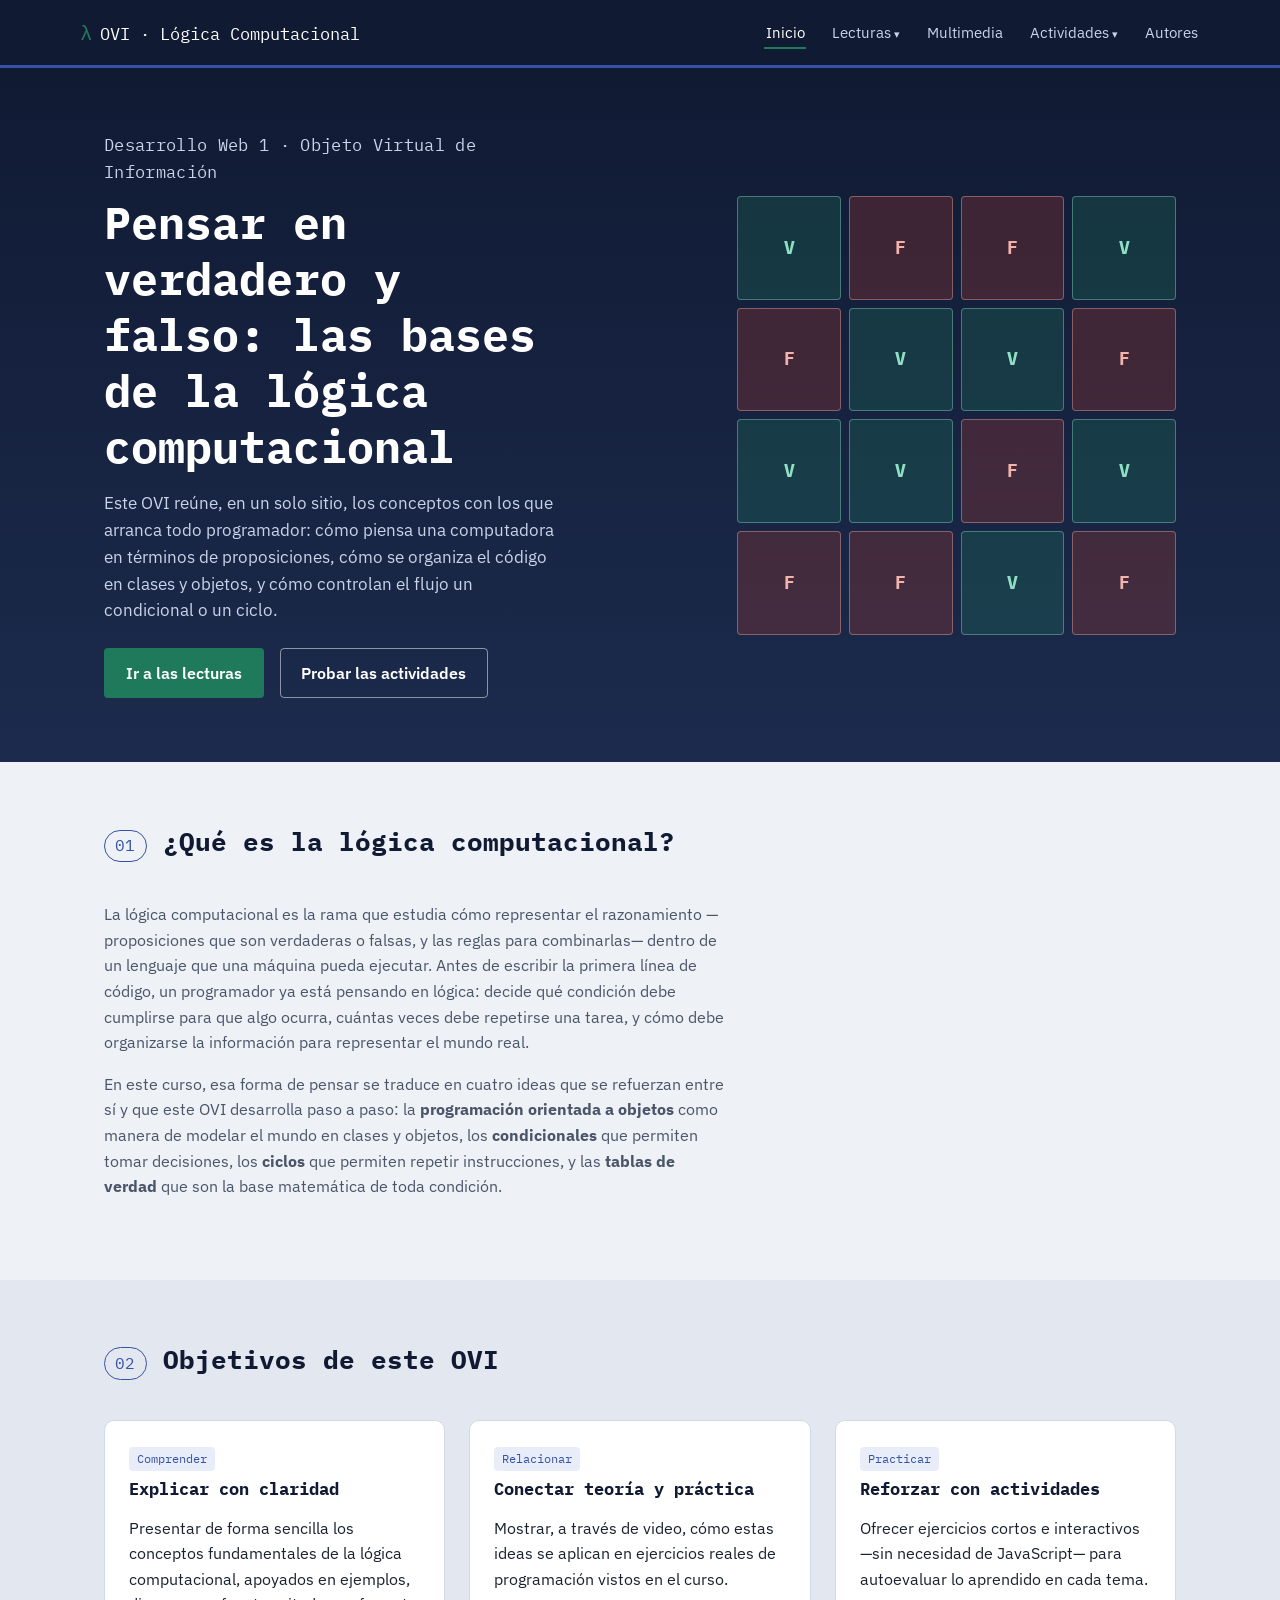
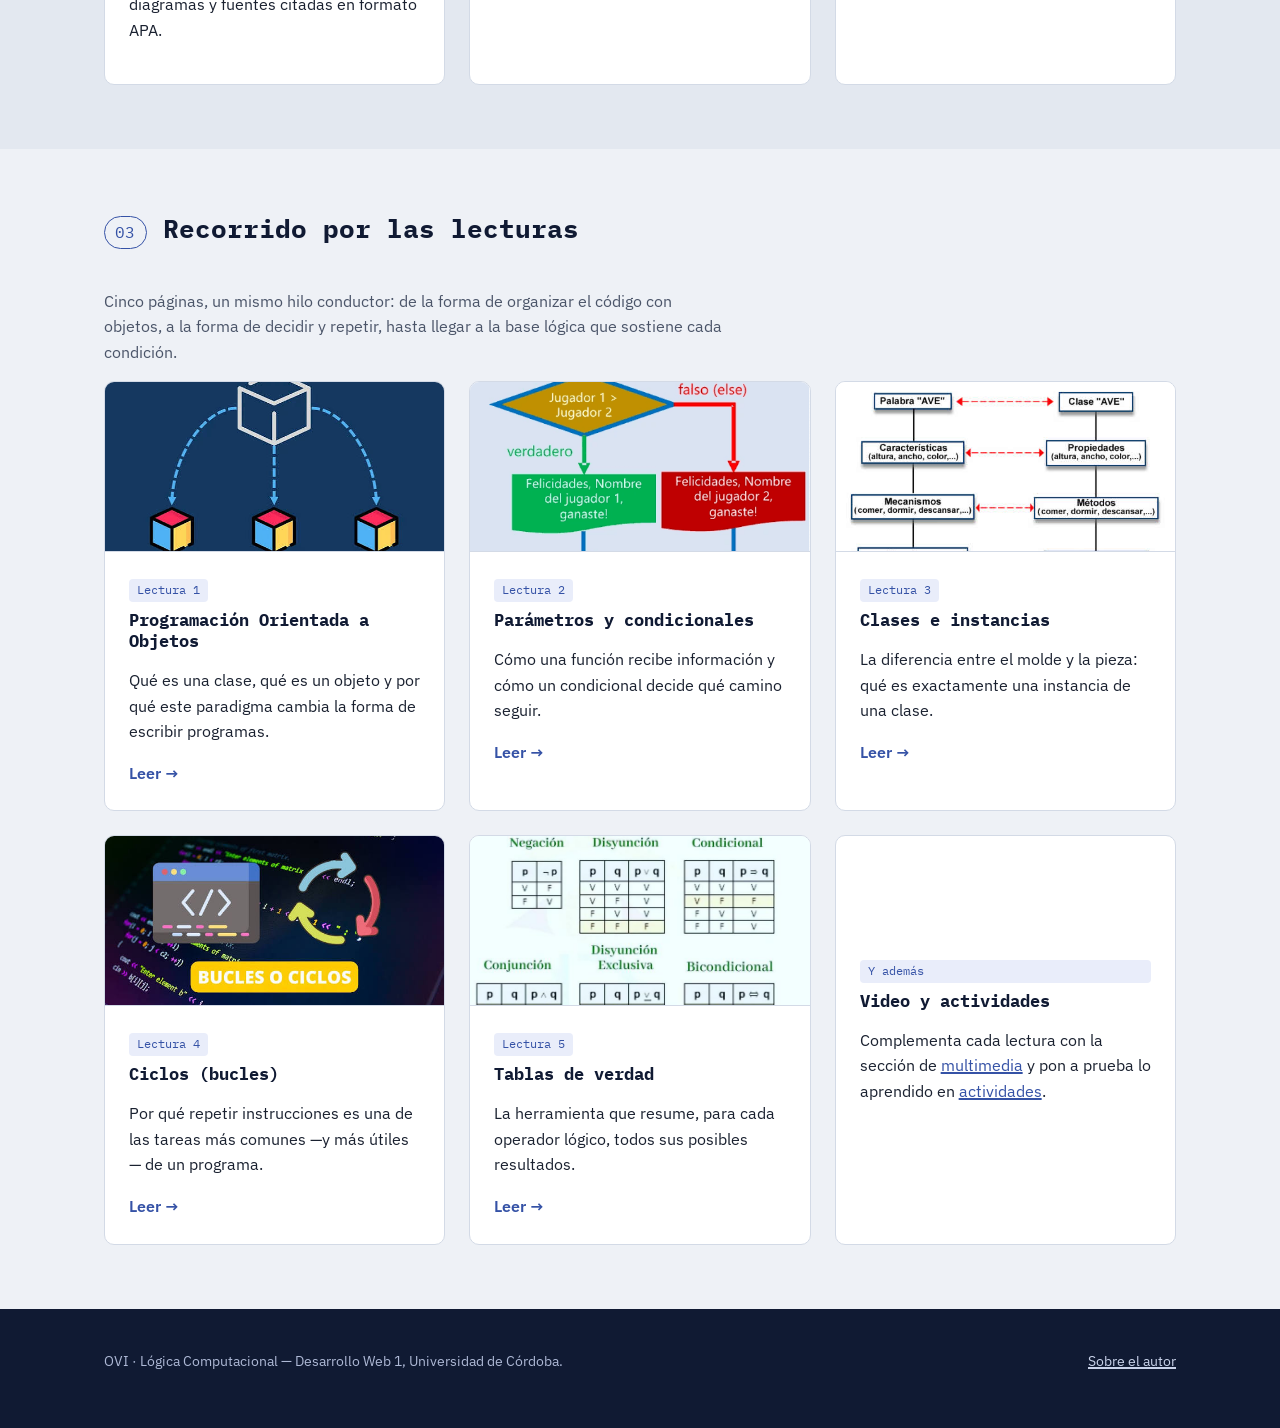
<file: index.html>
<!DOCTYPE html>
<html lang="es">
<head>
<meta charset="UTF-8">
<meta name="viewport" content="width=device-width, initial-scale=1.0">
<title>OVI · Lógica Computacional</title>
<meta name="description" content="Objeto Virtual de Información sobre Lógica Computacional: programación orientada a objetos, condicionales, ciclos y tablas de verdad.">
<link rel="preconnect" href="https://fonts.googleapis.com">
<link href="https://fonts.googleapis.com/css2?family=IBM+Plex+Mono:wght@500;600;700&family=IBM+Plex+Sans:wght@400;500;600&display=swap" rel="stylesheet">
<link rel="stylesheet" href="css/variables.css">
<link rel="stylesheet" href="css/styles.css">
</head>
<body>

<header class="encabezado">
  <div class="contenedor barra-nav">
    <a class="marca" href="index.html"><span class="simbolo">λ</span> OVI · Lógica Computacional</a>
    <nav aria-label="Navegación principal">
      <ul class="menu">
        <li><a href="index.html" aria-current="page">Inicio</a></li>
        <li class="tiene-submenu">
          <a href="lecturas/index.html">Lecturas</a>
          <ul class="submenu">
            <li><a href="lecturas/poo.html">Programación Orientada a Objetos</a></li>
            <li><a href="lecturas/parametros-condicionales.html">Parámetros y condicionales</a></li>
            <li><a href="lecturas/clases-instancias.html">Clases e instancias</a></li>
            <li><a href="lecturas/ciclos.html">Ciclos</a></li>
            <li><a href="lecturas/tablas-verdad.html">Tablas de verdad</a></li>
          </ul>
        </li>
        <li><a href="multimedia.html">Multimedia</a></li>
        <li class="tiene-submenu">
          <a href="actividades.html">Actividades</a>
          <ul class="submenu">
            <li><a href="actividades.html#verdadero-falso">Verdadero o falso</a></li>
            <li><a href="actividades.html#autoevaluacion">Autoevaluación paso a paso</a></li>
            <li><a href="actividades.html#terminos-clave">Términos clave</a></li>
          </ul>
        </li>
        <li><a href="autores.html">Autores</a></li>
      </ul>
    </nav>
  </div>
</header>

<main>

  <section class="hero">
    <div class="contenedor">
      <div>
        <p class="hero-eyebrow">Desarrollo Web 1 · Objeto Virtual de Información</p>
        <h1>Pensar en verdadero y falso: las bases de la lógica computacional</h1>
        <p>Este OVI reúne, en un solo sitio, los conceptos con los que arranca todo programador: cómo piensa una computadora en términos de proposiciones, cómo se organiza el código en clases y objetos, y cómo controlan el flujo un condicional o un ciclo.</p>
        <div class="hero-acciones">
          <a class="boton boton-primario" href="lecturas/index.html">Ir a las lecturas</a>
          <a class="boton boton-secundario" href="actividades.html">Probar las actividades</a>
        </div>
      </div>
      <div class="patron-logico" aria-hidden="true">
        <span class="v">V</span><span class="f">F</span><span class="f">F</span><span class="v">V</span>
        <span class="f">F</span><span class="v">V</span><span class="v">V</span><span class="f">F</span>
        <span class="v">V</span><span class="v">V</span><span class="f">F</span><span class="v">V</span>
        <span class="f">F</span><span class="f">F</span><span class="v">V</span><span class="f">F</span>
      </div>
    </div>
  </section>

  <section class="seccion">
    <div class="contenedor">
      <div class="titulo-seccion">
        <span class="num">01</span>
        <h2>¿Qué es la lógica computacional?</h2>
      </div>
      <p class="intro-seccion">La lógica computacional es la rama que estudia cómo representar el razonamiento —proposiciones que son verdaderas o falsas, y las reglas para combinarlas— dentro de un lenguaje que una máquina pueda ejecutar. Antes de escribir la primera línea de código, un programador ya está pensando en lógica: decide qué condición debe cumplirse para que algo ocurra, cuántas veces debe repetirse una tarea, y cómo debe organizarse la información para representar el mundo real.</p>
      <p class="intro-seccion">En este curso, esa forma de pensar se traduce en cuatro ideas que se refuerzan entre sí y que este OVI desarrolla paso a paso: la <strong>programación orientada a objetos</strong> como manera de modelar el mundo en clases y objetos, los <strong>condicionales</strong> que permiten tomar decisiones, los <strong>ciclos</strong> que permiten repetir instrucciones, y las <strong>tablas de verdad</strong> que son la base matemática de toda condición.</p>
    </div>
  </section>

  <section class="seccion seccion-alt">
    <div class="contenedor">
      <div class="titulo-seccion">
        <span class="num">02</span>
        <h2>Objetivos de este OVI</h2>
      </div>
      <div class="rejilla rejilla-3">
        <div class="tarjeta">
          <span class="etiqueta">Comprender</span>
          <h3>Explicar con claridad</h3>
          <p>Presentar de forma sencilla los conceptos fundamentales de la lógica computacional, apoyados en ejemplos, diagramas y fuentes citadas en formato APA.</p>
        </div>
        <div class="tarjeta">
          <span class="etiqueta">Relacionar</span>
          <h3>Conectar teoría y práctica</h3>
          <p>Mostrar, a través de video, cómo estas ideas se aplican en ejercicios reales de programación vistos en el curso.</p>
        </div>
        <div class="tarjeta">
          <span class="etiqueta">Practicar</span>
          <h3>Reforzar con actividades</h3>
          <p>Ofrecer ejercicios cortos e interactivos —sin necesidad de JavaScript— para autoevaluar lo aprendido en cada tema.</p>
        </div>
      </div>
    </div>
  </section>

  <section class="seccion">
    <div class="contenedor">
      <div class="titulo-seccion">
        <span class="num">03</span>
        <h2>Recorrido por las lecturas</h2>
      </div>
      <p class="intro-seccion">Cinco páginas, un mismo hilo conductor: de la forma de organizar el código con objetos, a la forma de decidir y repetir, hasta llegar a la base lógica que sostiene cada condición.</p>
      <div class="rejilla rejilla-3">
        <article class="tarjeta tarjeta-lectura">
          <img src="img/clase-objeto.jpg" alt="Diagrama de una clase generando varios objetos">
          <div class="cuerpo">
            <span class="etiqueta">Lectura 1</span>
            <h3>Programación Orientada a Objetos</h3>
            <p>Qué es una clase, qué es un objeto y por qué este paradigma cambia la forma de escribir programas.</p>
            <a class="enlace-lectura" href="lecturas/poo.html">Leer</a>
          </div>
        </article>
        <article class="tarjeta tarjeta-lectura">
          <img src="img/flujo-condicional.png" alt="Diagrama de flujo de una decisión condicional">
          <div class="cuerpo">
            <span class="etiqueta">Lectura 2</span>
            <h3>Parámetros y condicionales</h3>
            <p>Cómo una función recibe información y cómo un condicional decide qué camino seguir.</p>
            <a class="enlace-lectura" href="lecturas/parametros-condicionales.html">Leer</a>
          </div>
        </article>
        <article class="tarjeta tarjeta-lectura">
          <img src="img/clase-instancia.jpg" alt="Diagrama que compara una clase con una instancia">
          <div class="cuerpo">
            <span class="etiqueta">Lectura 3</span>
            <h3>Clases e instancias</h3>
            <p>La diferencia entre el molde y la pieza: qué es exactamente una instancia de una clase.</p>
            <a class="enlace-lectura" href="lecturas/clases-instancias.html">Leer</a>
          </div>
        </article>
        <article class="tarjeta tarjeta-lectura">
          <img src="img/bucles-ciclos.jpg" alt="Ilustración sobre bucles o ciclos de programación">
          <div class="cuerpo">
            <span class="etiqueta">Lectura 4</span>
            <h3>Ciclos (bucles)</h3>
            <p>Por qué repetir instrucciones es una de las tareas más comunes —y más útiles— de un programa.</p>
            <a class="enlace-lectura" href="lecturas/ciclos.html">Leer</a>
          </div>
        </article>
        <article class="tarjeta tarjeta-lectura">
          <img src="img/tablas-verdad.jpeg" alt="Tablas de verdad de los operadores lógicos">
          <div class="cuerpo">
            <span class="etiqueta">Lectura 5</span>
            <h3>Tablas de verdad</h3>
            <p>La herramienta que resume, para cada operador lógico, todos sus posibles resultados.</p>
            <a class="enlace-lectura" href="lecturas/tablas-verdad.html">Leer</a>
          </div>
        </article>
        <article class="tarjeta" style="display:flex; flex-direction:column; justify-content:center;">
          <span class="etiqueta">Y además</span>
          <h3>Video y actividades</h3>
          <p>Complementa cada lectura con la sección de <a href="multimedia.html">multimedia</a> y pon a prueba lo aprendido en <a href="actividades.html">actividades</a>.</p>
        </article>
      </div>
    </div>
  </section>

</main>

<footer class="pie">
  <div class="contenedor">
    <p>OVI · Lógica Computacional — Desarrollo Web 1, Universidad de Córdoba.</p>
    <p><a href="autores.html">Sobre el autor</a></p>
  </div>
</footer>

</body>
</html>
</file>
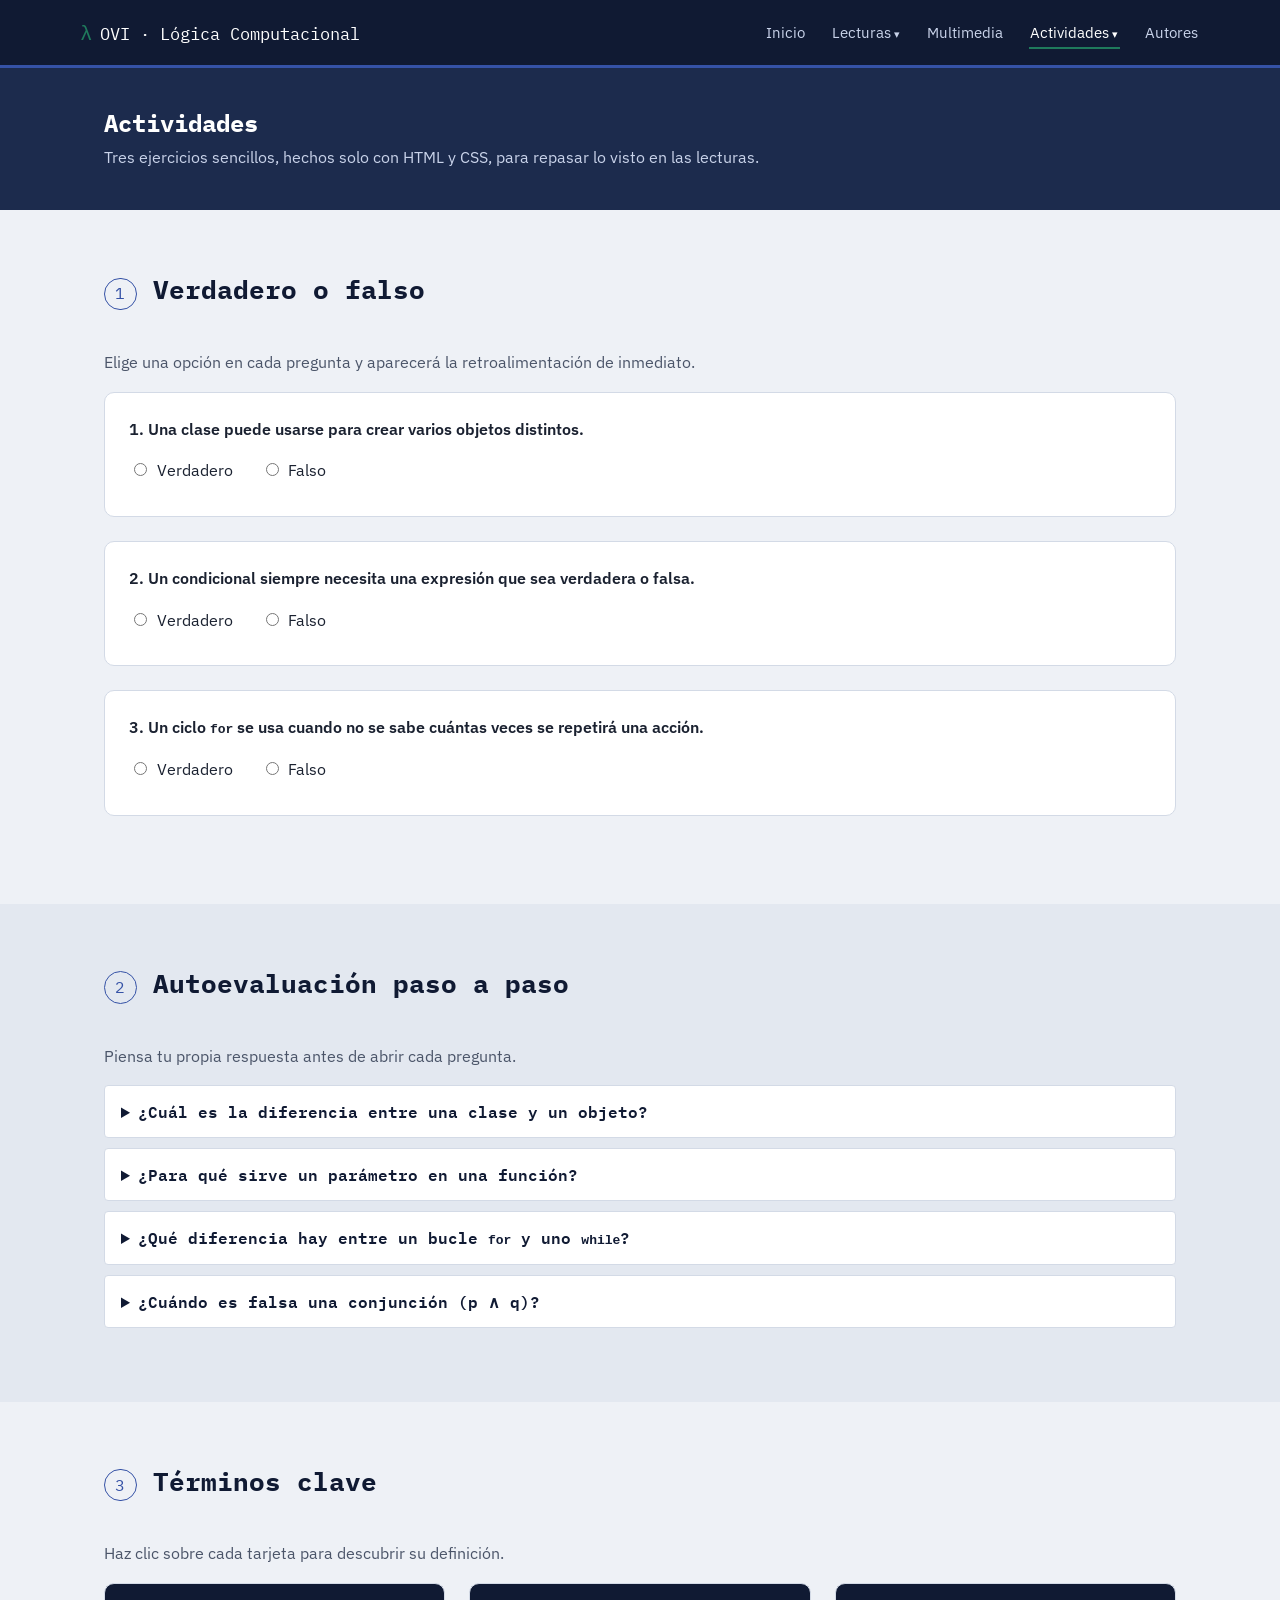
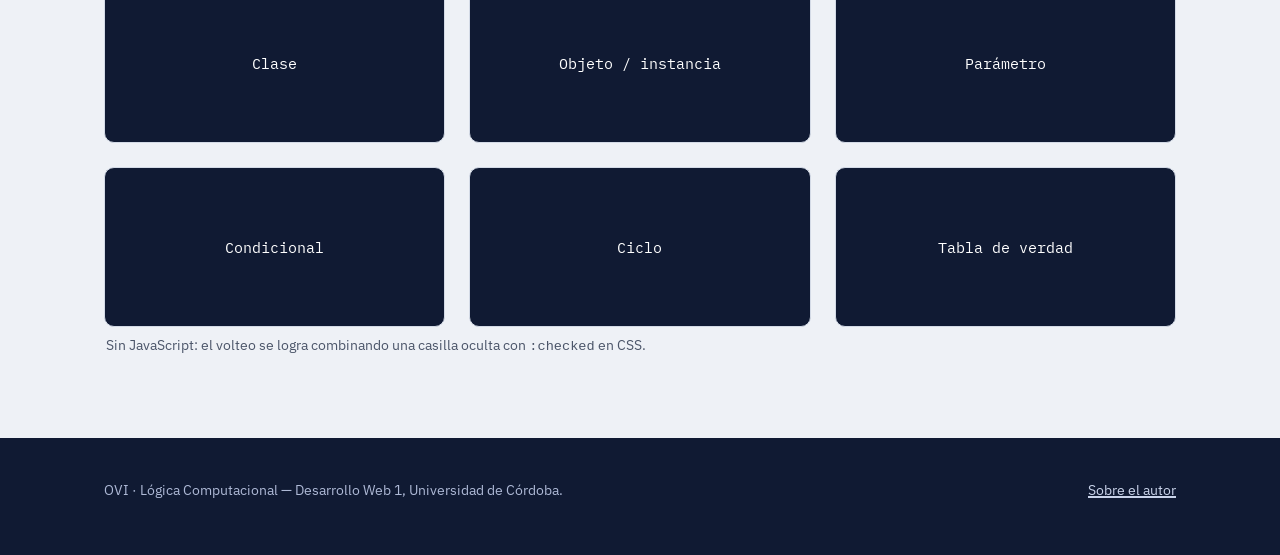
<file: actividades.html>
<!DOCTYPE html>
<html lang="es">
<head>
<meta charset="UTF-8">
<meta name="viewport" content="width=device-width, initial-scale=1.0">
<title>Actividades · OVI Lógica Computacional</title>
<link rel="preconnect" href="https://fonts.googleapis.com">
<link href="https://fonts.googleapis.com/css2?family=IBM+Plex+Mono:wght@500;600;700&family=IBM+Plex+Sans:wght@400;500;600&display=swap" rel="stylesheet">
<link rel="stylesheet" href="css/variables.css">
<link rel="stylesheet" href="css/styles.css">
</head>
<body>

<header class="encabezado">
  <div class="contenedor barra-nav">
    <a class="marca" href="index.html"><span class="simbolo">λ</span> OVI · Lógica Computacional</a>
    <nav aria-label="Navegación principal">
      <ul class="menu">
        <li><a href="index.html">Inicio</a></li>
        <li class="tiene-submenu">
          <a href="lecturas/index.html">Lecturas</a>
          <ul class="submenu">
            <li><a href="lecturas/poo.html">Programación Orientada a Objetos</a></li>
            <li><a href="lecturas/parametros-condicionales.html">Parámetros y condicionales</a></li>
            <li><a href="lecturas/clases-instancias.html">Clases e instancias</a></li>
            <li><a href="lecturas/ciclos.html">Ciclos</a></li>
            <li><a href="lecturas/tablas-verdad.html">Tablas de verdad</a></li>
          </ul>
        </li>
        <li><a href="multimedia.html">Multimedia</a></li>
        <li class="tiene-submenu">
          <a href="actividades.html" aria-current="page">Actividades</a>
          <ul class="submenu">
            <li><a href="#verdadero-falso">Verdadero o falso</a></li>
            <li><a href="#autoevaluacion">Autoevaluación paso a paso</a></li>
            <li><a href="#terminos-clave">Términos clave</a></li>
          </ul>
        </li>
        <li><a href="autores.html">Autores</a></li>
      </ul>
    </nav>
  </div>
</header>

<main>
  <section class="cabecera-lectura">
    <div class="contenedor">
      <h1>Actividades</h1>
      <p class="subtitulo">Tres ejercicios sencillos, hechos solo con HTML y CSS, para repasar lo visto en las lecturas.</p>
    </div>
  </section>

  <!-- ACTIVIDAD 1: Verdadero o Falso -->
  <section class="seccion" id="verdadero-falso">
    <div class="contenedor">
      <div class="titulo-seccion">
        <span class="num">1</span>
        <h2>Verdadero o falso</h2>
      </div>
      <p class="intro-seccion">Elige una opción en cada pregunta y aparecerá la retroalimentación de inmediato.</p>

      <div class="pregunta">
        <p class="enunciado">1. Una clase puede usarse para crear varios objetos distintos.</p>
        <input type="radio" id="p1v" name="p1" class="opcion-correcta">
        <label for="p1v">Verdadero</label>
        <input type="radio" id="p1f" name="p1" class="opcion-incorrecta">
        <label for="p1f">Falso</label>
        <div class="retro correcta">¡Correcto! Una clase es un molde: a partir de ella se pueden crear tantos objetos (instancias) como se necesiten.</div>
        <div class="retro incorrecta">No es correcto. Recuerda que una clase es un molde reutilizable: de una sola clase pueden salir muchos objetos distintos.</div>
      </div>

      <div class="pregunta">
        <p class="enunciado">2. Un condicional siempre necesita una expresión que sea verdadera o falsa.</p>
        <input type="radio" id="p2v" name="p2" class="opcion-correcta">
        <label for="p2v">Verdadero</label>
        <input type="radio" id="p2f" name="p2" class="opcion-incorrecta">
        <label for="p2f">Falso</label>
        <div class="retro correcta">¡Correcto! Un condicional evalúa una expresión lógica que solo puede tomar dos valores: verdadero o falso.</div>
        <div class="retro incorrecta">No es correcto. Todo condicional depende de una expresión lógica que es, necesariamente, verdadera o falsa.</div>
      </div>

      <div class="pregunta">
        <p class="enunciado">3. Un ciclo <code>for</code> se usa cuando no se sabe cuántas veces se repetirá una acción.</p>
        <input type="radio" id="p3v" name="p3" class="opcion-incorrecta">
        <label for="p3v">Verdadero</label>
        <input type="radio" id="p3f" name="p3" class="opcion-correcta">
        <label for="p3f">Falso</label>
        <div class="retro correcta">¡Correcto! El <code>for</code> se usa cuando ya se sabe cuántas repeticiones se necesitan; para lo contrario se usa un <code>while</code>.</div>
        <div class="retro incorrecta">No es correcto. Ese es justamente el caso del bucle <code>while</code>; el <code>for</code> se usa cuando el número de repeticiones ya se conoce.</div>
      </div>
    </div>
  </section>

  <!-- ACTIVIDAD 2: Acordeón de autoevaluación -->
  <section class="seccion seccion-alt" id="autoevaluacion">
    <div class="contenedor">
      <div class="titulo-seccion">
        <span class="num">2</span>
        <h2>Autoevaluación paso a paso</h2>
      </div>
      <p class="intro-seccion">Piensa tu propia respuesta antes de abrir cada pregunta.</p>

      <div class="acordeon">
        <details>
          <summary>¿Cuál es la diferencia entre una clase y un objeto?</summary>
          <p class="respuesta">La clase es la plantilla o el molde que define atributos y métodos; el objeto es cada elemento concreto creado a partir de esa plantilla, también llamado instancia.</p>
        </details>
        <details>
          <summary>¿Para qué sirve un parámetro en una función?</summary>
          <p class="respuesta">Permite que la función reciba información externa cada vez que se ejecuta, en lugar de trabajar siempre con los mismos valores fijos.</p>
        </details>
        <details>
          <summary>¿Qué diferencia hay entre un bucle <code>for</code> y uno <code>while</code>?</summary>
          <p class="respuesta">El <code>for</code> se usa cuando se conoce de antemano el número de repeticiones; el <code>while</code> se usa cuando la repetición depende de que una condición se siga cumpliendo.</p>
        </details>
        <details>
          <summary>¿Cuándo es falsa una conjunción (p ∧ q)?</summary>
          <p class="respuesta">Siempre que al menos una de las dos proposiciones sea falsa. Solo es verdadera cuando p y q son verdaderas a la vez.</p>
        </details>
      </div>
    </div>
  </section>

  <!-- ACTIVIDAD 3: Tarjetas de volteo -->
  <section class="seccion" id="terminos-clave">
    <div class="contenedor">
      <div class="titulo-seccion">
        <span class="num">3</span>
        <h2>Términos clave</h2>
      </div>
      <p class="intro-seccion">Haz clic sobre cada tarjeta para descubrir su definición.</p>

      <div class="rejilla-flip">

        <div class="flip">
          <input type="checkbox" id="t1">
          <label class="flip-etiqueta" for="t1">
            <div class="flip-interior">
              <div class="flip-cara flip-frente">Clase</div>
              <div class="flip-cara flip-dorso">Molde que define los atributos y métodos que tendrán sus objetos.</div>
            </div>
          </label>
        </div>

        <div class="flip">
          <input type="checkbox" id="t2">
          <label class="flip-etiqueta" for="t2">
            <div class="flip-interior">
              <div class="flip-cara flip-frente">Objeto / instancia</div>
              <div class="flip-cara flip-dorso">Elemento concreto creado a partir de una clase, con sus propios valores.</div>
            </div>
          </label>
        </div>

        <div class="flip">
          <input type="checkbox" id="t3">
          <label class="flip-etiqueta" for="t3">
            <div class="flip-interior">
              <div class="flip-cara flip-frente">Parámetro</div>
              <div class="flip-cara flip-dorso">Valor que una función recibe desde fuera para poder ejecutar su tarea.</div>
            </div>
          </label>
        </div>

        <div class="flip">
          <input type="checkbox" id="t4">
          <label class="flip-etiqueta" for="t4">
            <div class="flip-interior">
              <div class="flip-cara flip-frente">Condicional</div>
              <div class="flip-cara flip-dorso">Estructura que evalúa si algo es verdadero o falso y elige un camino u otro.</div>
            </div>
          </label>
        </div>

        <div class="flip">
          <input type="checkbox" id="t5">
          <label class="flip-etiqueta" for="t5">
            <div class="flip-interior">
              <div class="flip-cara flip-frente">Ciclo</div>
              <div class="flip-cara flip-dorso">Estructura que repite un bloque de instrucciones mientras se cumpla una condición.</div>
            </div>
          </label>
        </div>

        <div class="flip">
          <input type="checkbox" id="t6">
          <label class="flip-etiqueta" for="t6">
            <div class="flip-interior">
              <div class="flip-cara flip-frente">Tabla de verdad</div>
              <div class="flip-cara flip-dorso">Resumen de todos los resultados posibles de una proposición según sus valores V o F.</div>
            </div>
          </label>
        </div>

      </div>
      <p class="pista-flip">Sin JavaScript: el volteo se logra combinando una casilla oculta con <code>:checked</code> en CSS.</p>
    </div>
  </section>

</main>

<footer class="pie">
  <div class="contenedor">
    <p>OVI · Lógica Computacional — Desarrollo Web 1, Universidad de Córdoba.</p>
    <p><a href="autores.html">Sobre el autor</a></p>
  </div>
</footer>

</body>
</html>
</file>
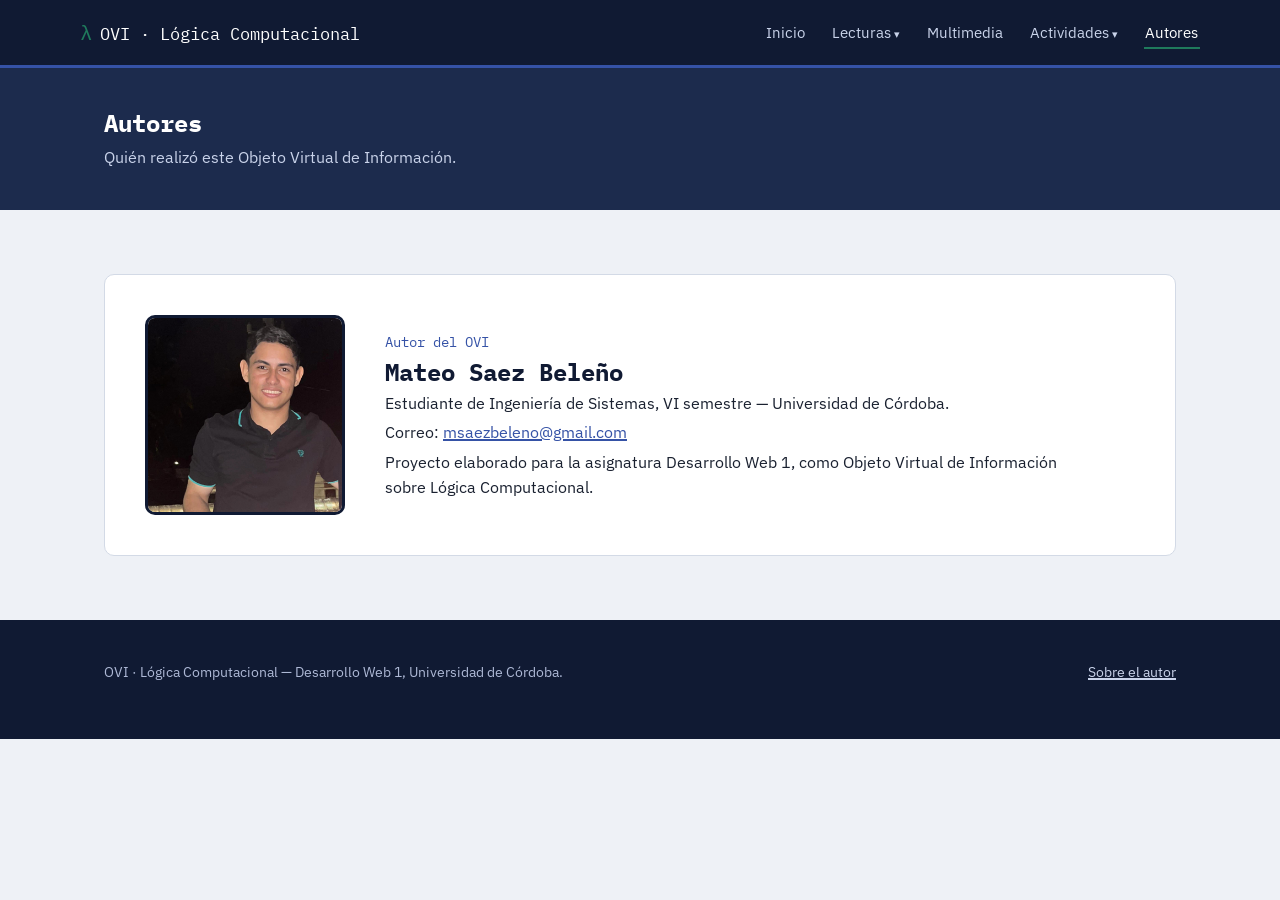
<file: autores.html>
<!DOCTYPE html>
<html lang="es">
<head>
<meta charset="UTF-8">
<meta name="viewport" content="width=device-width, initial-scale=1.0">
<title>Autores · OVI Lógica Computacional</title>
<link rel="preconnect" href="https://fonts.googleapis.com">
<link href="https://fonts.googleapis.com/css2?family=IBM+Plex+Mono:wght@500;600;700&family=IBM+Plex+Sans:wght@400;500;600&display=swap" rel="stylesheet">
<link rel="stylesheet" href="css/variables.css">
<link rel="stylesheet" href="css/styles.css">
</head>
<body>

<header class="encabezado">
  <div class="contenedor barra-nav">
    <a class="marca" href="index.html"><span class="simbolo">λ</span> OVI · Lógica Computacional</a>
    <nav aria-label="Navegación principal">
      <ul class="menu">
        <li><a href="index.html">Inicio</a></li>
        <li class="tiene-submenu">
          <a href="lecturas/index.html">Lecturas</a>
          <ul class="submenu">
            <li><a href="lecturas/poo.html">Programación Orientada a Objetos</a></li>
            <li><a href="lecturas/parametros-condicionales.html">Parámetros y condicionales</a></li>
            <li><a href="lecturas/clases-instancias.html">Clases e instancias</a></li>
            <li><a href="lecturas/ciclos.html">Ciclos</a></li>
            <li><a href="lecturas/tablas-verdad.html">Tablas de verdad</a></li>
          </ul>
        </li>
        <li><a href="multimedia.html">Multimedia</a></li>
        <li class="tiene-submenu">
          <a href="actividades.html">Actividades</a>
          <ul class="submenu">
            <li><a href="actividades.html#verdadero-falso">Verdadero o falso</a></li>
            <li><a href="actividades.html#autoevaluacion">Autoevaluación paso a paso</a></li>
            <li><a href="actividades.html#terminos-clave">Términos clave</a></li>
          </ul>
        </li>
        <li><a href="autores.html" aria-current="page">Autores</a></li>
      </ul>
    </nav>
  </div>
</header>

<main>
  <section class="cabecera-lectura">
    <div class="contenedor">
      <h1>Autores</h1>
      <p class="subtitulo">Quién realizó este Objeto Virtual de Información.</p>
    </div>
  </section>

  <section class="seccion">
    <div class="contenedor">
      <div class="tarjeta-autor">
        <img src="img/foto-perfil.jpg" alt="Fotografía de Mateo Saez Beleño">
        <div class="datos">
          <p class="rol">Autor del OVI</p>
          <h2 style="margin-bottom:0.2rem;">Mateo Saez Beleño</h2>
          <p>Estudiante de Ingeniería de Sistemas, VI semestre — Universidad de Córdoba.</p>
          <p>Correo: <a href="mailto:msaezbeleno@gmail.com">msaezbeleno@gmail.com</a></p>
          <p>Proyecto elaborado para la asignatura Desarrollo Web 1, como Objeto Virtual de Información sobre Lógica Computacional.</p>
        </div>
      </div>
    </div>
  </section>
</main>

<footer class="pie">
  <div class="contenedor">
    <p>OVI · Lógica Computacional — Desarrollo Web 1, Universidad de Córdoba.</p>
    <p><a href="autores.html">Sobre el autor</a></p>
  </div>
</footer>

</body>
</html>
</file>
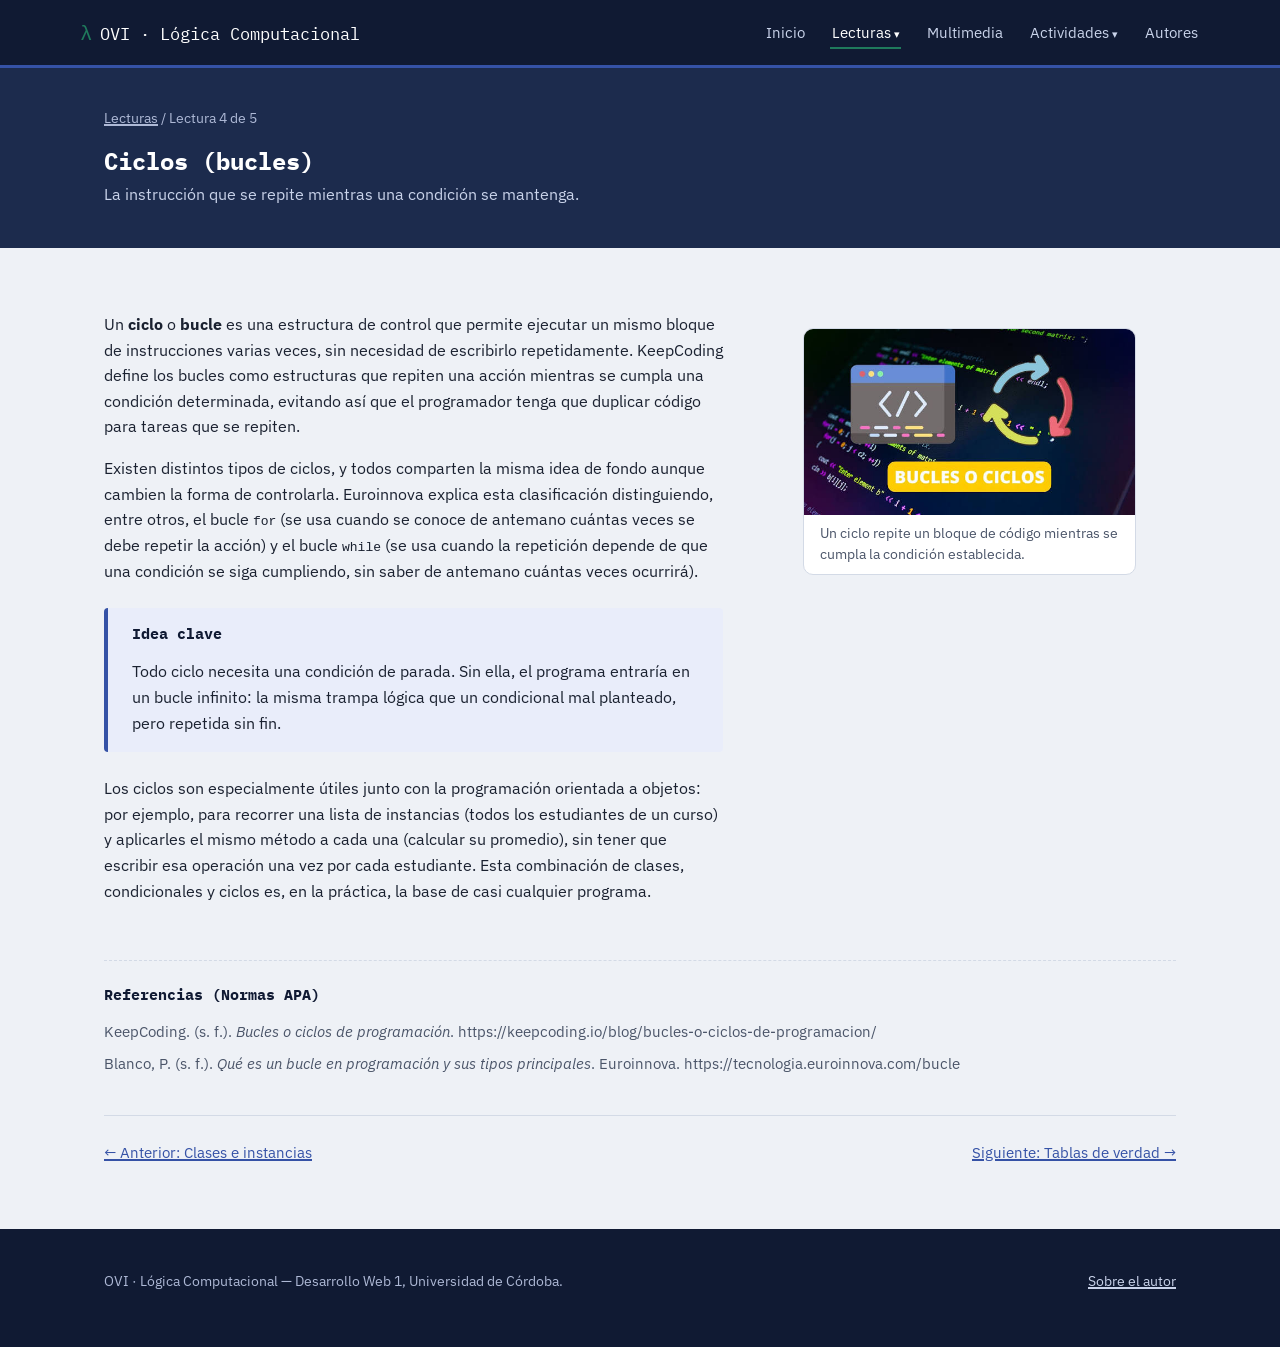
<file: ciclos.html>
<!DOCTYPE html>
<html lang="es">
<head>
<meta charset="UTF-8">
<meta name="viewport" content="width=device-width, initial-scale=1.0">
<title>Ciclos (bucles) · OVI Lógica Computacional</title>
<link rel="preconnect" href="https://fonts.googleapis.com">
<link href="https://fonts.googleapis.com/css2?family=IBM+Plex+Mono:wght@500;600;700&family=IBM+Plex+Sans:wght@400;500;600&display=swap" rel="stylesheet">
<link rel="stylesheet" href="../css/variables.css">
<link rel="stylesheet" href="../css/styles.css">
</head>
<body>

<header class="encabezado">
  <div class="contenedor barra-nav">
    <a class="marca" href="../index.html"><span class="simbolo">λ</span> OVI · Lógica Computacional</a>
    <nav aria-label="Navegación principal">
      <ul class="menu">
        <li><a href="../index.html">Inicio</a></li>
        <li class="tiene-submenu">
          <a href="../index.html" aria-current="page">Lecturas</a>
          <ul class="submenu">
            <li><a href="poo.html">Programación Orientada a Objetos</a></li>
            <li><a href="parametros-condicionales.html">Parámetros y condicionales</a></li>
            <li><a href="clases-instancias.html">Clases e instancias</a></li>
            <li><a href="ciclos.html">Ciclos</a></li>
            <li><a href="tablas-verdad.html">Tablas de verdad</a></li>
          </ul>
        </li>
        <li><a href="../multimedia.html">Multimedia</a></li>
        <li class="tiene-submenu">
          <a href="../actividades.html">Actividades</a>
          <ul class="submenu">
            <li><a href="../actividades.html#verdadero-falso">Verdadero o falso</a></li>
            <li><a href="../actividades.html#autoevaluacion">Autoevaluación paso a paso</a></li>
            <li><a href="../actividades.html#terminos-clave">Términos clave</a></li>
          </ul>
        </li>
        <li><a href="../autores.html">Autores</a></li>
      </ul>
    </nav>
  </div>
</header>

<main>
  <section class="cabecera-lectura">
    <div class="contenedor">
      <p class="migas"><a href="../index.html">Lecturas</a> / Lectura 4 de 5</p>
      <h1>Ciclos (bucles)</h1>
      <p class="subtitulo">La instrucción que se repite mientras una condición se mantenga.</p>
    </div>
  </section>

  <section class="cuerpo-lectura">
    <div class="contenedor diseño">
      <div>
        <p>Un <strong>ciclo</strong> o <strong>bucle</strong> es una estructura de control que permite ejecutar un mismo bloque de instrucciones varias veces, sin necesidad de escribirlo repetidamente. KeepCoding define los bucles como estructuras que repiten una acción mientras se cumpla una condición determinada, evitando así que el programador tenga que duplicar código para tareas que se repiten.</p>

        <p>Existen distintos tipos de ciclos, y todos comparten la misma idea de fondo aunque cambien la forma de controlarla. Euroinnova explica esta clasificación distinguiendo, entre otros, el bucle <code>for</code> (se usa cuando se conoce de antemano cuántas veces se debe repetir la acción) y el bucle <code>while</code> (se usa cuando la repetición depende de que una condición se siga cumpliendo, sin saber de antemano cuántas veces ocurrirá).</p>

        <div class="recuadro-clave">
          <h4>Idea clave</h4>
          <p style="margin:0;">Todo ciclo necesita una condición de parada. Sin ella, el programa entraría en un bucle infinito: la misma trampa lógica que un condicional mal planteado, pero repetida sin fin.</p>
        </div>

        <p>Los ciclos son especialmente útiles junto con la programación orientada a objetos: por ejemplo, para recorrer una lista de instancias (todos los estudiantes de un curso) y aplicarles el mismo método a cada una (calcular su promedio), sin tener que escribir esa operación una vez por cada estudiante. Esta combinación de clases, condicionales y ciclos es, en la práctica, la base de casi cualquier programa.</p>
      </div>

      <aside>
        <figure class="figura">
          <img src="../img/bucles-ciclos.jpg" alt="Ilustración de bucles o ciclos de programación con flechas que representan la repetición">
          <figcaption>Un ciclo repite un bloque de código mientras se cumpla la condición establecida.</figcaption>
        </figure>
      </aside>
    </div>

    <div class="contenedor">
      <div class="referencias">
        <h4>Referencias (Normas APA)</h4>
        <ul>
          <li>KeepCoding. (s. f.). <em>Bucles o ciclos de programación</em>. https://keepcoding.io/blog/bucles-o-ciclos-de-programacion/</li>
          <li>Blanco, P. (s. f.). <em>Qué es un bucle en programación y sus tipos principales</em>. Euroinnova. https://tecnologia.euroinnova.com/bucle</li>
        </ul>
      </div>

      <div class="navegacion-lecturas">
        <a href="clases-instancias.html">← Anterior: Clases e instancias</a>
        <a href="tablas-verdad.html">Siguiente: Tablas de verdad →</a>
      </div>
    </div>
  </section>
</main>

<footer class="pie">
  <div class="contenedor">
    <p>OVI · Lógica Computacional — Desarrollo Web 1, Universidad de Córdoba.</p>
    <p><a href="../autores.html">Sobre el autor</a></p>
  </div>
</footer>

</body>
</html>
</file>
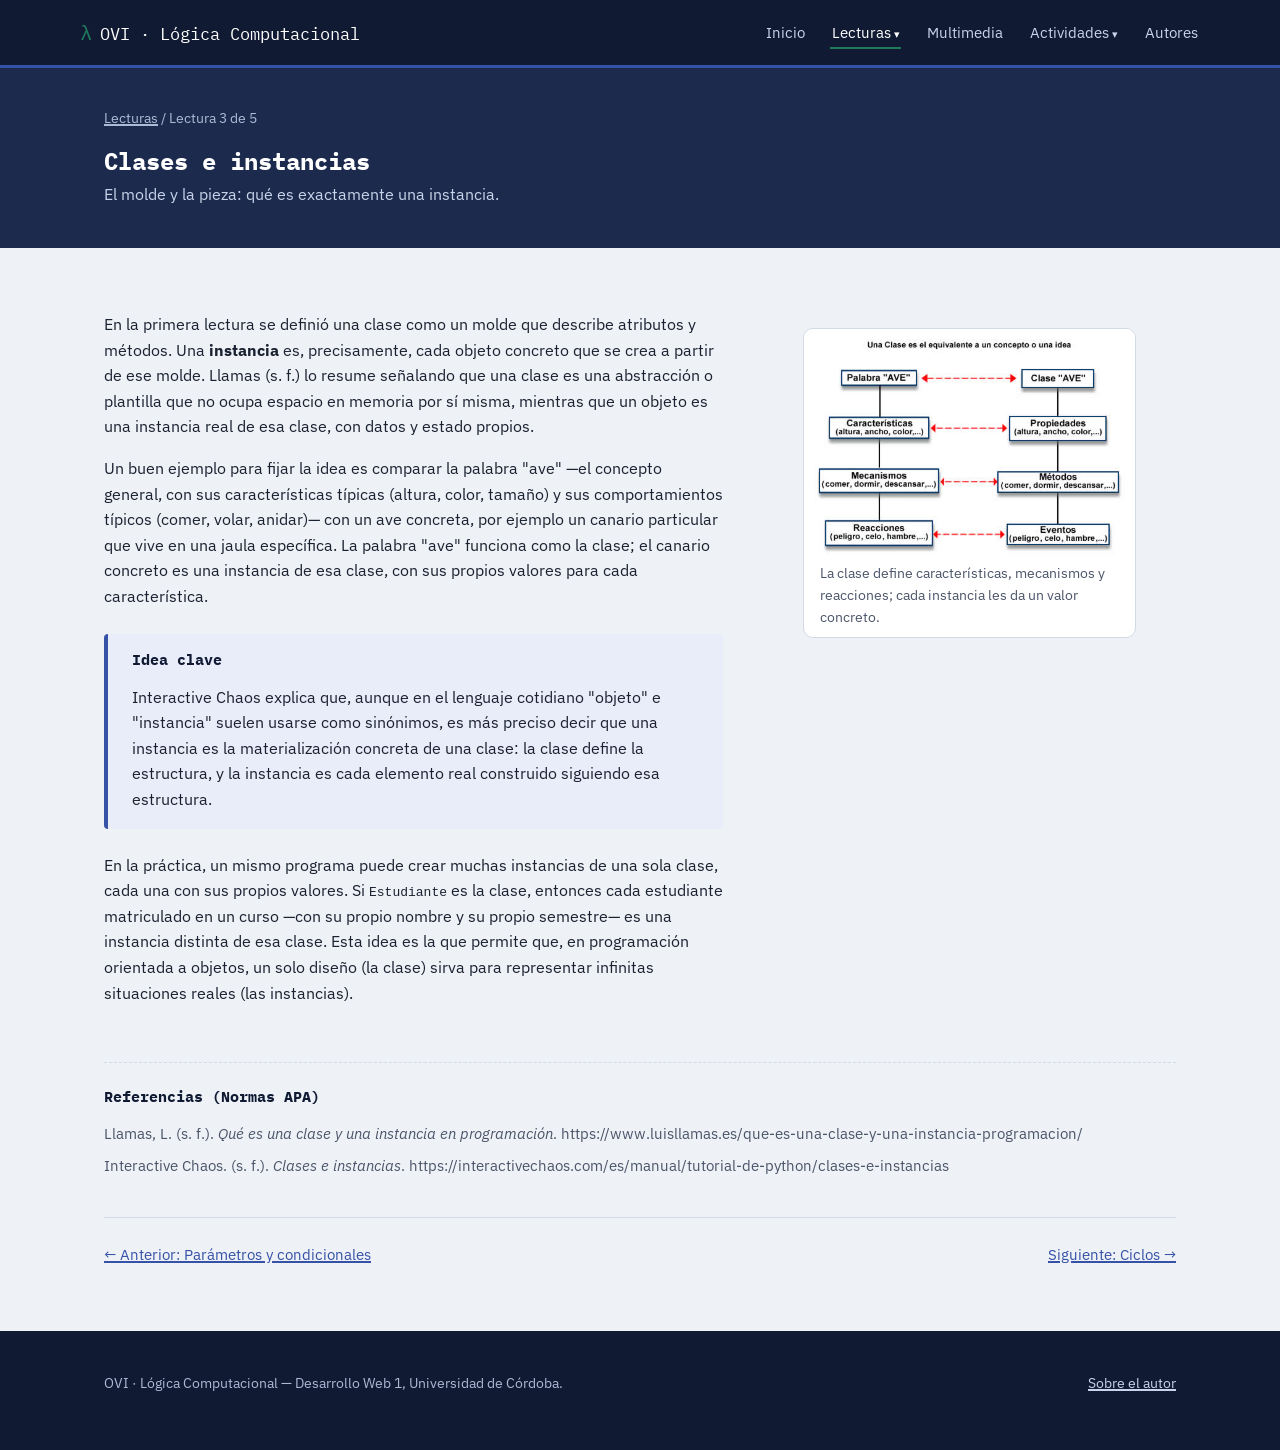
<file: clases-instancias.html>
<!DOCTYPE html>
<html lang="es">
<head>
<meta charset="UTF-8">
<meta name="viewport" content="width=device-width, initial-scale=1.0">
<title>Clases e instancias · OVI Lógica Computacional</title>
<link rel="preconnect" href="https://fonts.googleapis.com">
<link href="https://fonts.googleapis.com/css2?family=IBM+Plex+Mono:wght@500;600;700&family=IBM+Plex+Sans:wght@400;500;600&display=swap" rel="stylesheet">
<link rel="stylesheet" href="../css/variables.css">
<link rel="stylesheet" href="../css/styles.css">
</head>
<body>

<header class="encabezado">
  <div class="contenedor barra-nav">
    <a class="marca" href="../index.html"><span class="simbolo">λ</span> OVI · Lógica Computacional</a>
    <nav aria-label="Navegación principal">
      <ul class="menu">
        <li><a href="../index.html">Inicio</a></li>
        <li class="tiene-submenu">
          <a href="../index.html" aria-current="page">Lecturas</a>
          <ul class="submenu">
            <li><a href="poo.html">Programación Orientada a Objetos</a></li>
            <li><a href="parametros-condicionales.html">Parámetros y condicionales</a></li>
            <li><a href="clases-instancias.html">Clases e instancias</a></li>
            <li><a href="ciclos.html">Ciclos</a></li>
            <li><a href="tablas-verdad.html">Tablas de verdad</a></li>
          </ul>
        </li>
        <li><a href="../multimedia.html">Multimedia</a></li>
        <li class="tiene-submenu">
          <a href="../actividades.html">Actividades</a>
          <ul class="submenu">
            <li><a href="../actividades.html#verdadero-falso">Verdadero o falso</a></li>
            <li><a href="../actividades.html#autoevaluacion">Autoevaluación paso a paso</a></li>
            <li><a href="../actividades.html#terminos-clave">Términos clave</a></li>
          </ul>
        </li>
        <li><a href="../autores.html">Autores</a></li>
      </ul>
    </nav>
  </div>
</header>

<main>
  <section class="cabecera-lectura">
    <div class="contenedor">
      <p class="migas"><a href="../index.html">Lecturas</a> / Lectura 3 de 5</p>
      <h1>Clases e instancias</h1>
      <p class="subtitulo">El molde y la pieza: qué es exactamente una instancia.</p>
    </div>
  </section>

  <section class="cuerpo-lectura">
    <div class="contenedor diseño">
      <div>
        <p>En la primera lectura se definió una clase como un molde que describe atributos y métodos. Una <strong>instancia</strong> es, precisamente, cada objeto concreto que se crea a partir de ese molde. Llamas (s. f.) lo resume señalando que una clase es una abstracción o plantilla que no ocupa espacio en memoria por sí misma, mientras que un objeto es una instancia real de esa clase, con datos y estado propios.</p>

        <p>Un buen ejemplo para fijar la idea es comparar la palabra "ave" —el concepto general, con sus características típicas (altura, color, tamaño) y sus comportamientos típicos (comer, volar, anidar)— con un ave concreta, por ejemplo un canario particular que vive en una jaula específica. La palabra "ave" funciona como la clase; el canario concreto es una instancia de esa clase, con sus propios valores para cada característica.</p>

        <div class="recuadro-clave">
          <h4>Idea clave</h4>
          <p style="margin:0;">Interactive Chaos explica que, aunque en el lenguaje cotidiano "objeto" e "instancia" suelen usarse como sinónimos, es más preciso decir que una instancia es la materialización concreta de una clase: la clase define la estructura, y la instancia es cada elemento real construido siguiendo esa estructura.</p>
        </div>

        <p>En la práctica, un mismo programa puede crear muchas instancias de una sola clase, cada una con sus propios valores. Si <code>Estudiante</code> es la clase, entonces cada estudiante matriculado en un curso —con su propio nombre y su propio semestre— es una instancia distinta de esa clase. Esta idea es la que permite que, en programación orientada a objetos, un solo diseño (la clase) sirva para representar infinitas situaciones reales (las instancias).</p>
      </div>

      <aside>
        <figure class="figura">
          <img src="../img/clase-instancia.jpg" alt="Comparación entre el concepto de una clase y sus características, mecanismos y reacciones">
          <figcaption>La clase define características, mecanismos y reacciones; cada instancia les da un valor concreto.</figcaption>
        </figure>
      </aside>
    </div>

    <div class="contenedor">
      <div class="referencias">
        <h4>Referencias (Normas APA)</h4>
        <ul>
          <li>Llamas, L. (s. f.). <em>Qué es una clase y una instancia en programación</em>. https://www.luisllamas.es/que-es-una-clase-y-una-instancia-programacion/</li>
          <li>Interactive Chaos. (s. f.). <em>Clases e instancias</em>. https://interactivechaos.com/es/manual/tutorial-de-python/clases-e-instancias</li>
        </ul>
      </div>

      <div class="navegacion-lecturas">
        <a href="parametros-condicionales.html">← Anterior: Parámetros y condicionales</a>
        <a href="ciclos.html">Siguiente: Ciclos →</a>
      </div>
    </div>
  </section>
</main>

<footer class="pie">
  <div class="contenedor">
    <p>OVI · Lógica Computacional — Desarrollo Web 1, Universidad de Córdoba.</p>
    <p><a href="../autores.html">Sobre el autor</a></p>
  </div>
</footer>

</body>
</html>
</file>
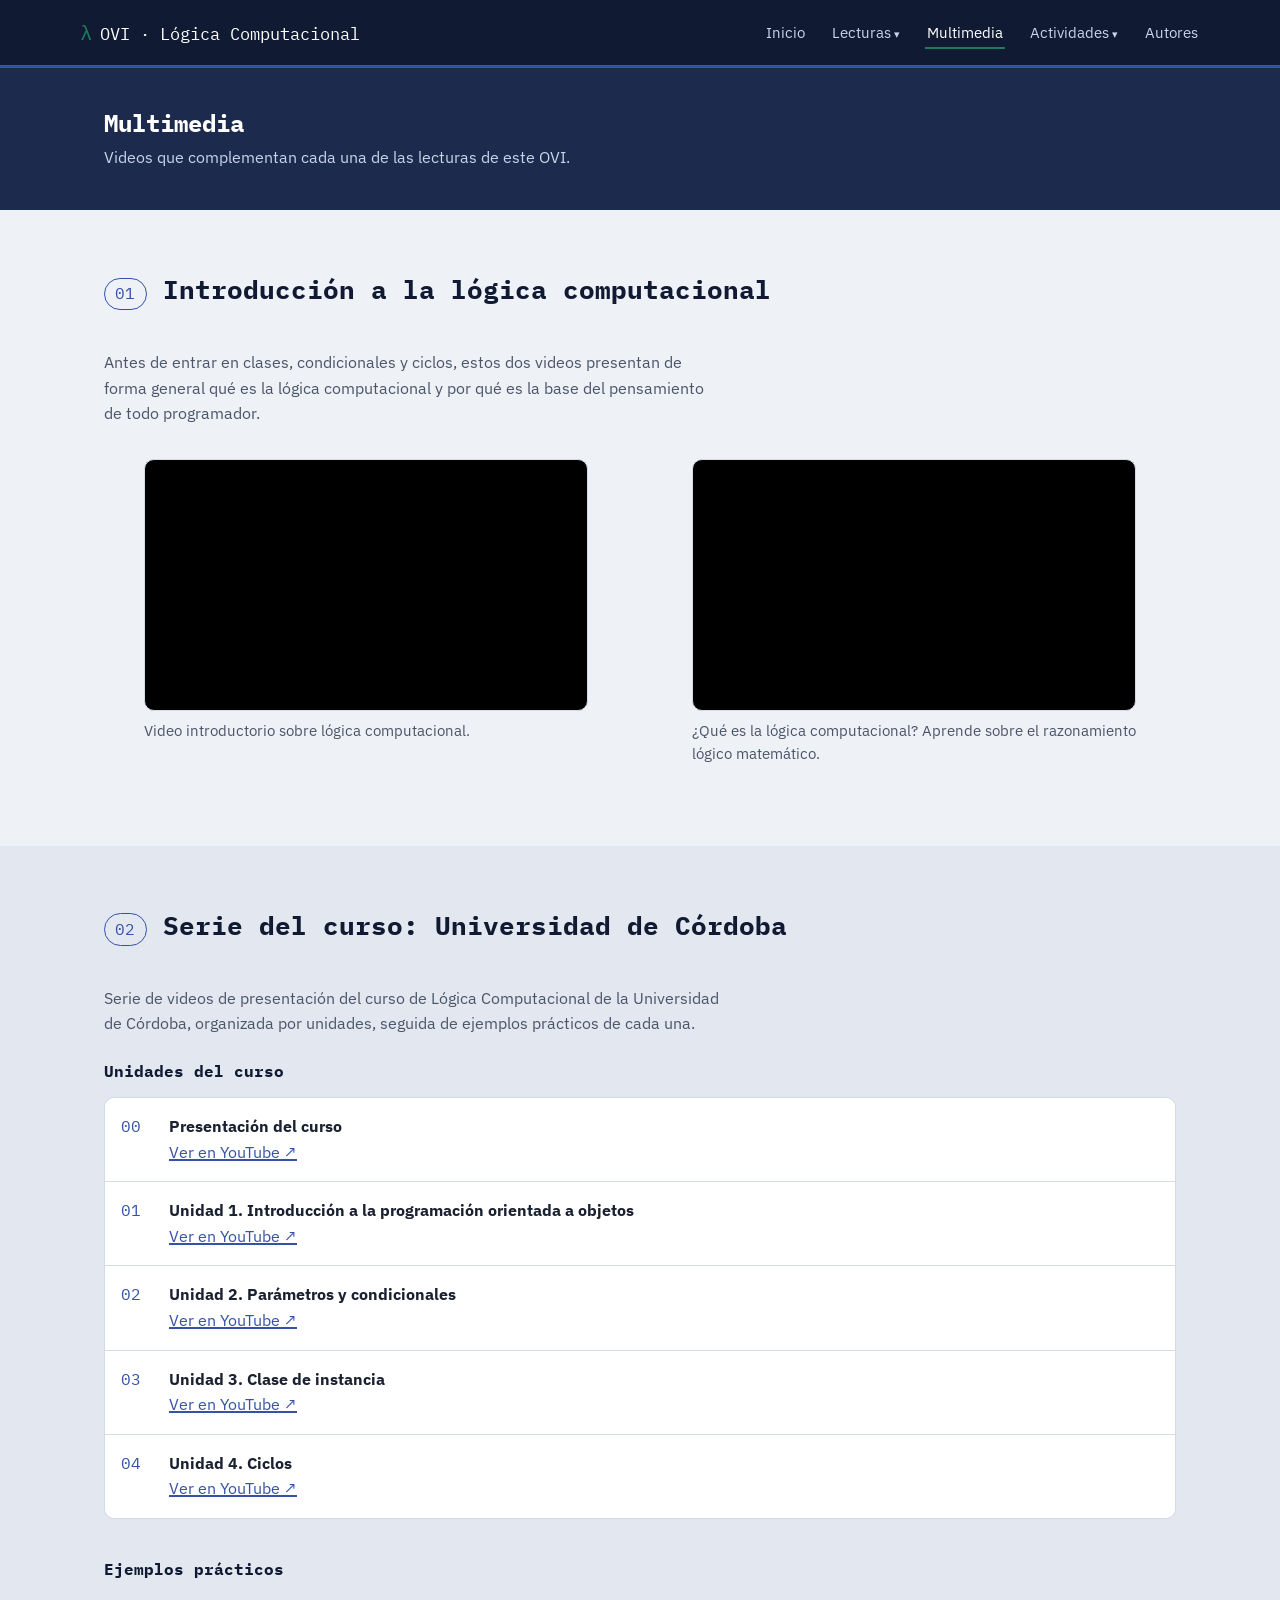
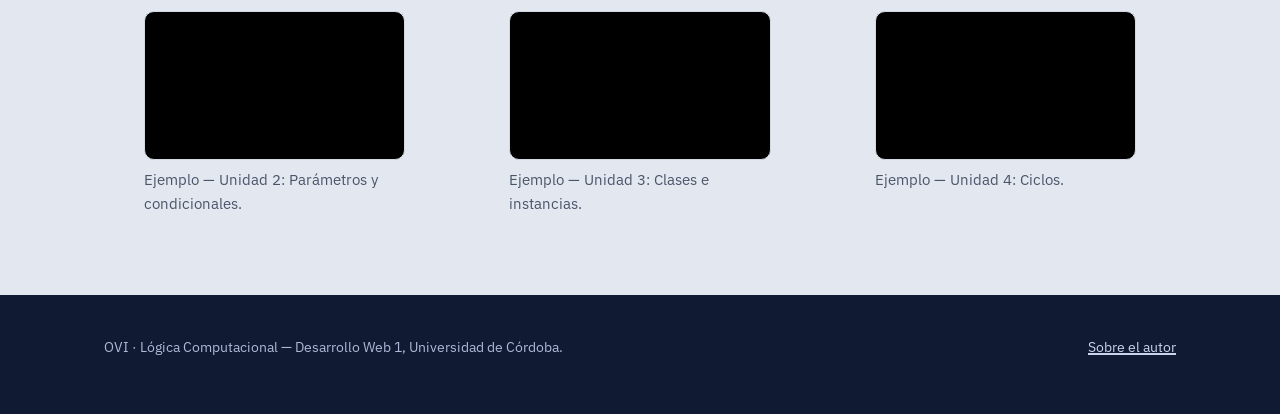
<file: multimedia.html>
<!DOCTYPE html>
<html lang="es">
<head>
<meta charset="UTF-8">
<meta name="viewport" content="width=device-width, initial-scale=1.0">
<title>Multimedia · OVI Lógica Computacional</title>
<link rel="preconnect" href="https://fonts.googleapis.com">
<link href="https://fonts.googleapis.com/css2?family=IBM+Plex+Mono:wght@500;600;700&family=IBM+Plex+Sans:wght@400;500;600&display=swap" rel="stylesheet">
<link rel="stylesheet" href="css/variables.css">
<link rel="stylesheet" href="css/styles.css">
</head>
<body>

<header class="encabezado">
  <div class="contenedor barra-nav">
    <a class="marca" href="index.html"><span class="simbolo">λ</span> OVI · Lógica Computacional</a>
    <nav aria-label="Navegación principal">
      <ul class="menu">
        <li><a href="index.html">Inicio</a></li>
        <li class="tiene-submenu">
          <a href="lecturas/index.html">Lecturas</a>
          <ul class="submenu">
            <li><a href="lecturas/poo.html">Programación Orientada a Objetos</a></li>
            <li><a href="lecturas/parametros-condicionales.html">Parámetros y condicionales</a></li>
            <li><a href="lecturas/clases-instancias.html">Clases e instancias</a></li>
            <li><a href="lecturas/ciclos.html">Ciclos</a></li>
            <li><a href="lecturas/tablas-verdad.html">Tablas de verdad</a></li>
          </ul>
        </li>
        <li><a href="multimedia.html" aria-current="page">Multimedia</a></li>
        <li class="tiene-submenu">
          <a href="actividades.html">Actividades</a>
          <ul class="submenu">
            <li><a href="actividades.html#verdadero-falso">Verdadero o falso</a></li>
            <li><a href="actividades.html#autoevaluacion">Autoevaluación paso a paso</a></li>
            <li><a href="actividades.html#terminos-clave">Términos clave</a></li>
          </ul>
        </li>
        <li><a href="autores.html">Autores</a></li>
      </ul>
    </nav>
  </div>
</header>

<main>
  <section class="cabecera-lectura">
    <div class="contenedor">
      <h1>Multimedia</h1>
      <p class="subtitulo">Videos que complementan cada una de las lecturas de este OVI.</p>
    </div>
  </section>

  <section class="seccion">
    <div class="contenedor">
      <div class="titulo-seccion">
        <span class="num">01</span>
        <h2>Introducción a la lógica computacional</h2>
      </div>
      <p class="intro-seccion">Antes de entrar en clases, condicionales y ciclos, estos dos videos presentan de forma general qué es la lógica computacional y por qué es la base del pensamiento de todo programador.</p>
      <div class="rejilla rejilla-2">
        <figure class="tarjeta-video">
          <div class="video-envoltorio">
            <iframe src="https://www.youtube.com/embed/V_-_8YVKQgE" title="Introducción a la lógica computacional" loading="lazy" allowfullscreen></iframe>
          </div>
          <figcaption>Video introductorio sobre lógica computacional.</figcaption>
        </figure>
        <figure class="tarjeta-video">
          <div class="video-envoltorio">
            <iframe src="https://www.youtube.com/embed/OLVNWmnWc9I" title="¿Qué es la lógica computacional? Razonamiento lógico matemático" loading="lazy" allowfullscreen></iframe>
          </div>
          <figcaption>¿Qué es la lógica computacional? Aprende sobre el razonamiento lógico matemático.</figcaption>
        </figure>
      </div>
    </div>
  </section>

  <section class="seccion seccion-alt">
    <div class="contenedor">
      <div class="titulo-seccion">
        <span class="num">02</span>
        <h2>Serie del curso: Universidad de Córdoba</h2>
      </div>
      <p class="intro-seccion">Serie de videos de presentación del curso de Lógica Computacional de la Universidad de Córdoba, organizada por unidades, seguida de ejemplos prácticos de cada una.</p>

      <h3 style="font-size:1rem; margin-top:var(--space-3);">Unidades del curso</h3>
      <ol class="lista-serie">
        <li><span class="marcador">00</span><div><strong>Presentación del curso</strong><br><a href="https://www.youtube.com/watch?v=lYA0hiZrr0E&list=PLY9rhMUjNWLRKgmZaQver7hJ_gVUz_0vH&index=1" target="_blank" rel="noopener">Ver en YouTube ↗</a></div></li>
        <li><span class="marcador">01</span><div><strong>Unidad 1. Introducción a la programación orientada a objetos</strong><br><a href="https://www.youtube.com/watch?v=LF6TjKPXbfU&list=PLY9rhMUjNWLRKgmZaQver7hJ_gVUz_0vH&index=4" target="_blank" rel="noopener">Ver en YouTube ↗</a></div></li>
        <li><span class="marcador">02</span><div><strong>Unidad 2. Parámetros y condicionales</strong><br><a href="https://www.youtube.com/watch?v=oAMBZyMxqH8&list=PLY9rhMUjNWLRKgmZaQver7hJ_gVUz_0vH&index=3" target="_blank" rel="noopener">Ver en YouTube ↗</a></div></li>
        <li><span class="marcador">03</span><div><strong>Unidad 3. Clase de instancia</strong><br><a href="https://www.youtube.com/watch?v=bZwjUsjBAwY&list=PLY9rhMUjNWLRKgmZaQver7hJ_gVUz_0vH&index=4" target="_blank" rel="noopener">Ver en YouTube ↗</a></div></li>
        <li><span class="marcador">04</span><div><strong>Unidad 4. Ciclos</strong><br><a href="https://www.youtube.com/watch?v=syu795Gqmr0&list=PLY9rhMUjNWLRKgmZaQver7hJ_gVUz_0vH&index=5" target="_blank" rel="noopener">Ver en YouTube ↗</a></div></li>
      </ol>

      <h3 style="font-size:1rem; margin-top:var(--space-4);">Ejemplos prácticos</h3>
      <div class="rejilla rejilla-3">
        <figure class="tarjeta-video">
          <div class="video-envoltorio">
            <iframe src="https://www.youtube.com/embed/SAoBuzcmNiM" title="Ejemplo Unidad 2: Parámetros y condicionales" loading="lazy" allowfullscreen></iframe>
          </div>
          <figcaption>Ejemplo — Unidad 2: Parámetros y condicionales.</figcaption>
        </figure>
        <figure class="tarjeta-video">
          <div class="video-envoltorio">
            <iframe src="https://www.youtube.com/embed/VDJBQhmQueQ" title="Ejemplo Unidad 3: Clases e instancias" loading="lazy" allowfullscreen></iframe>
          </div>
          <figcaption>Ejemplo — Unidad 3: Clases e instancias.</figcaption>
        </figure>
        <figure class="tarjeta-video">
          <div class="video-envoltorio">
            <iframe src="https://www.youtube.com/embed/xoZCfisXcyY" title="Ejemplo Unidad 4: Ciclos" loading="lazy" allowfullscreen></iframe>
          </div>
          <figcaption>Ejemplo — Unidad 4: Ciclos.</figcaption>
        </figure>
      </div>
    </div>
  </section>
</main>

<footer class="pie">
  <div class="contenedor">
    <p>OVI · Lógica Computacional — Desarrollo Web 1, Universidad de Córdoba.</p>
    <p><a href="autores.html">Sobre el autor</a></p>
  </div>
</footer>

</body>
</html>
</file>
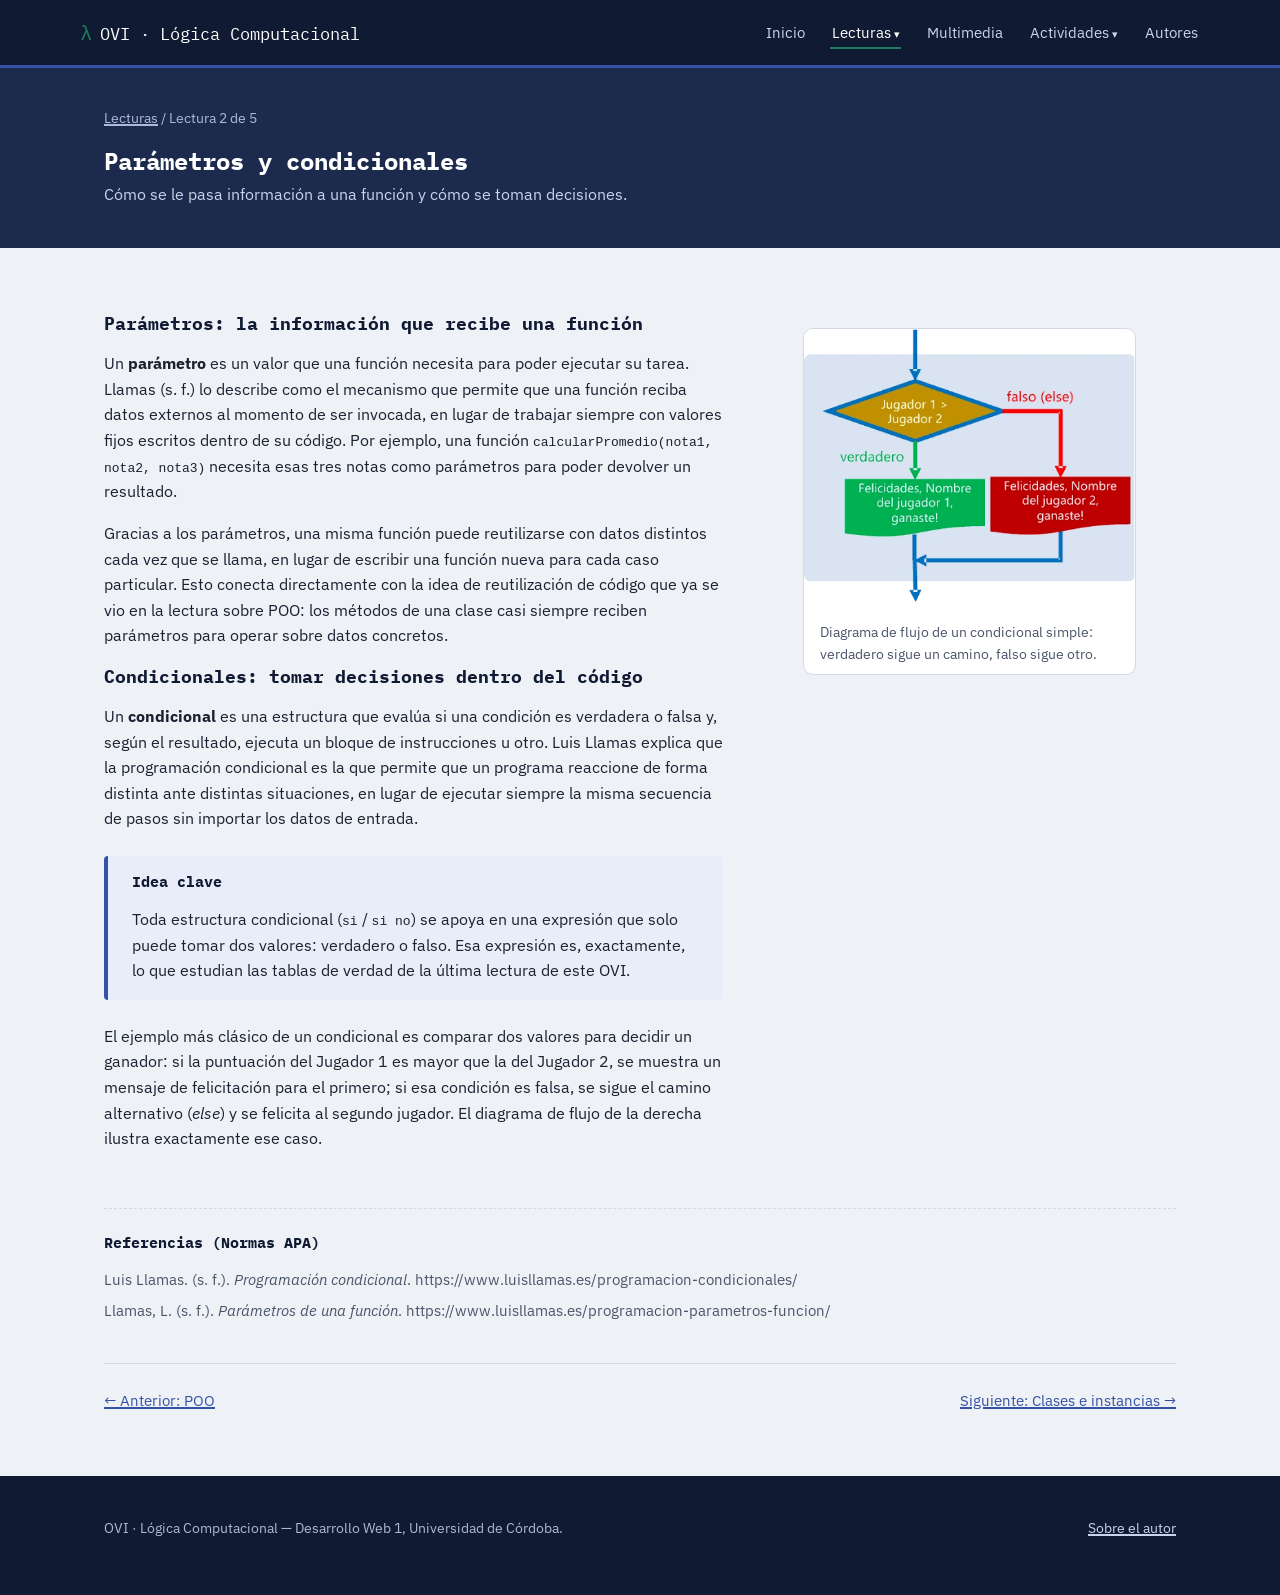
<file: parametros-condicionales.html>
<!DOCTYPE html>
<html lang="es">
<head>
<meta charset="UTF-8">
<meta name="viewport" content="width=device-width, initial-scale=1.0">
<title>Parámetros y condicionales · OVI Lógica Computacional</title>
<link rel="preconnect" href="https://fonts.googleapis.com">
<link href="https://fonts.googleapis.com/css2?family=IBM+Plex+Mono:wght@500;600;700&family=IBM+Plex+Sans:wght@400;500;600&display=swap" rel="stylesheet">
<link rel="stylesheet" href="../css/variables.css">
<link rel="stylesheet" href="../css/styles.css">
</head>
<body>

<header class="encabezado">
  <div class="contenedor barra-nav">
    <a class="marca" href="../index.html"><span class="simbolo">λ</span> OVI · Lógica Computacional</a>
    <nav aria-label="Navegación principal">
      <ul class="menu">
        <li><a href="../index.html">Inicio</a></li>
        <li class="tiene-submenu">
          <a href="../index.html" aria-current="page">Lecturas</a>
          <ul class="submenu">
            <li><a href="poo.html">Programación Orientada a Objetos</a></li>
            <li><a href="parametros-condicionales.html">Parámetros y condicionales</a></li>
            <li><a href="clases-instancias.html">Clases e instancias</a></li>
            <li><a href="ciclos.html">Ciclos</a></li>
            <li><a href="tablas-verdad.html">Tablas de verdad</a></li>
          </ul>
        </li>
        <li><a href="../multimedia.html">Multimedia</a></li>
        <li class="tiene-submenu">
          <a href="../actividades.html">Actividades</a>
          <ul class="submenu">
            <li><a href="../actividades.html#verdadero-falso">Verdadero o falso</a></li>
            <li><a href="../actividades.html#autoevaluacion">Autoevaluación paso a paso</a></li>
            <li><a href="../actividades.html#terminos-clave">Términos clave</a></li>
          </ul>
        </li>
        <li><a href="../autores.html">Autores</a></li>
      </ul>
    </nav>
  </div>
</header>

<main>
  <section class="cabecera-lectura">
    <div class="contenedor">
      <p class="migas"><a href="../index.html">Lecturas</a> / Lectura 2 de 5</p>
      <h1>Parámetros y condicionales</h1>
      <p class="subtitulo">Cómo se le pasa información a una función y cómo se toman decisiones.</p>
    </div>
  </section>

  <section class="cuerpo-lectura">
    <div class="contenedor diseño">
      <div>
        <h2 style="font-size:1.15rem;">Parámetros: la información que recibe una función</h2>
        <p>Un <strong>parámetro</strong> es un valor que una función necesita para poder ejecutar su tarea. Llamas (s. f.) lo describe como el mecanismo que permite que una función reciba datos externos al momento de ser invocada, en lugar de trabajar siempre con valores fijos escritos dentro de su código. Por ejemplo, una función <code>calcularPromedio(nota1, nota2, nota3)</code> necesita esas tres notas como parámetros para poder devolver un resultado.</p>
        <p>Gracias a los parámetros, una misma función puede reutilizarse con datos distintos cada vez que se llama, en lugar de escribir una función nueva para cada caso particular. Esto conecta directamente con la idea de reutilización de código que ya se vio en la lectura sobre POO: los métodos de una clase casi siempre reciben parámetros para operar sobre datos concretos.</p>

        <h2 style="font-size:1.15rem;">Condicionales: tomar decisiones dentro del código</h2>
        <p>Un <strong>condicional</strong> es una estructura que evalúa si una condición es verdadera o falsa y, según el resultado, ejecuta un bloque de instrucciones u otro. Luis Llamas explica que la programación condicional es la que permite que un programa reaccione de forma distinta ante distintas situaciones, en lugar de ejecutar siempre la misma secuencia de pasos sin importar los datos de entrada.</p>

        <div class="recuadro-clave">
          <h4>Idea clave</h4>
          <p style="margin:0;">Toda estructura condicional (<code>si</code> / <code>si no</code>) se apoya en una expresión que solo puede tomar dos valores: verdadero o falso. Esa expresión es, exactamente, lo que estudian las tablas de verdad de la última lectura de este OVI.</p>
        </div>

        <p>El ejemplo más clásico de un condicional es comparar dos valores para decidir un ganador: si la puntuación del Jugador 1 es mayor que la del Jugador 2, se muestra un mensaje de felicitación para el primero; si esa condición es falsa, se sigue el camino alternativo (<em>else</em>) y se felicita al segundo jugador. El diagrama de flujo de la derecha ilustra exactamente ese caso.</p>
      </div>

      <aside>
        <figure class="figura">
          <img src="../img/flujo-condicional.png" alt="Diagrama de flujo que compara la puntuación de dos jugadores y decide un ganador">
          <figcaption>Diagrama de flujo de un condicional simple: verdadero sigue un camino, falso sigue otro.</figcaption>
        </figure>
      </aside>
    </div>

    <div class="contenedor">
      <div class="referencias">
        <h4>Referencias (Normas APA)</h4>
        <ul>
          <li>Luis Llamas. (s. f.). <em>Programación condicional</em>. https://www.luisllamas.es/programacion-condicionales/</li>
          <li>Llamas, L. (s. f.). <em>Parámetros de una función</em>. https://www.luisllamas.es/programacion-parametros-funcion/</li>
        </ul>
      </div>

      <div class="navegacion-lecturas">
        <a href="poo.html">← Anterior: POO</a>
        <a href="clases-instancias.html">Siguiente: Clases e instancias →</a>
      </div>
    </div>
  </section>
</main>

<footer class="pie">
  <div class="contenedor">
    <p>OVI · Lógica Computacional — Desarrollo Web 1, Universidad de Córdoba.</p>
    <p><a href="../autores.html">Sobre el autor</a></p>
  </div>
</footer>

</body>
</html>
</file>
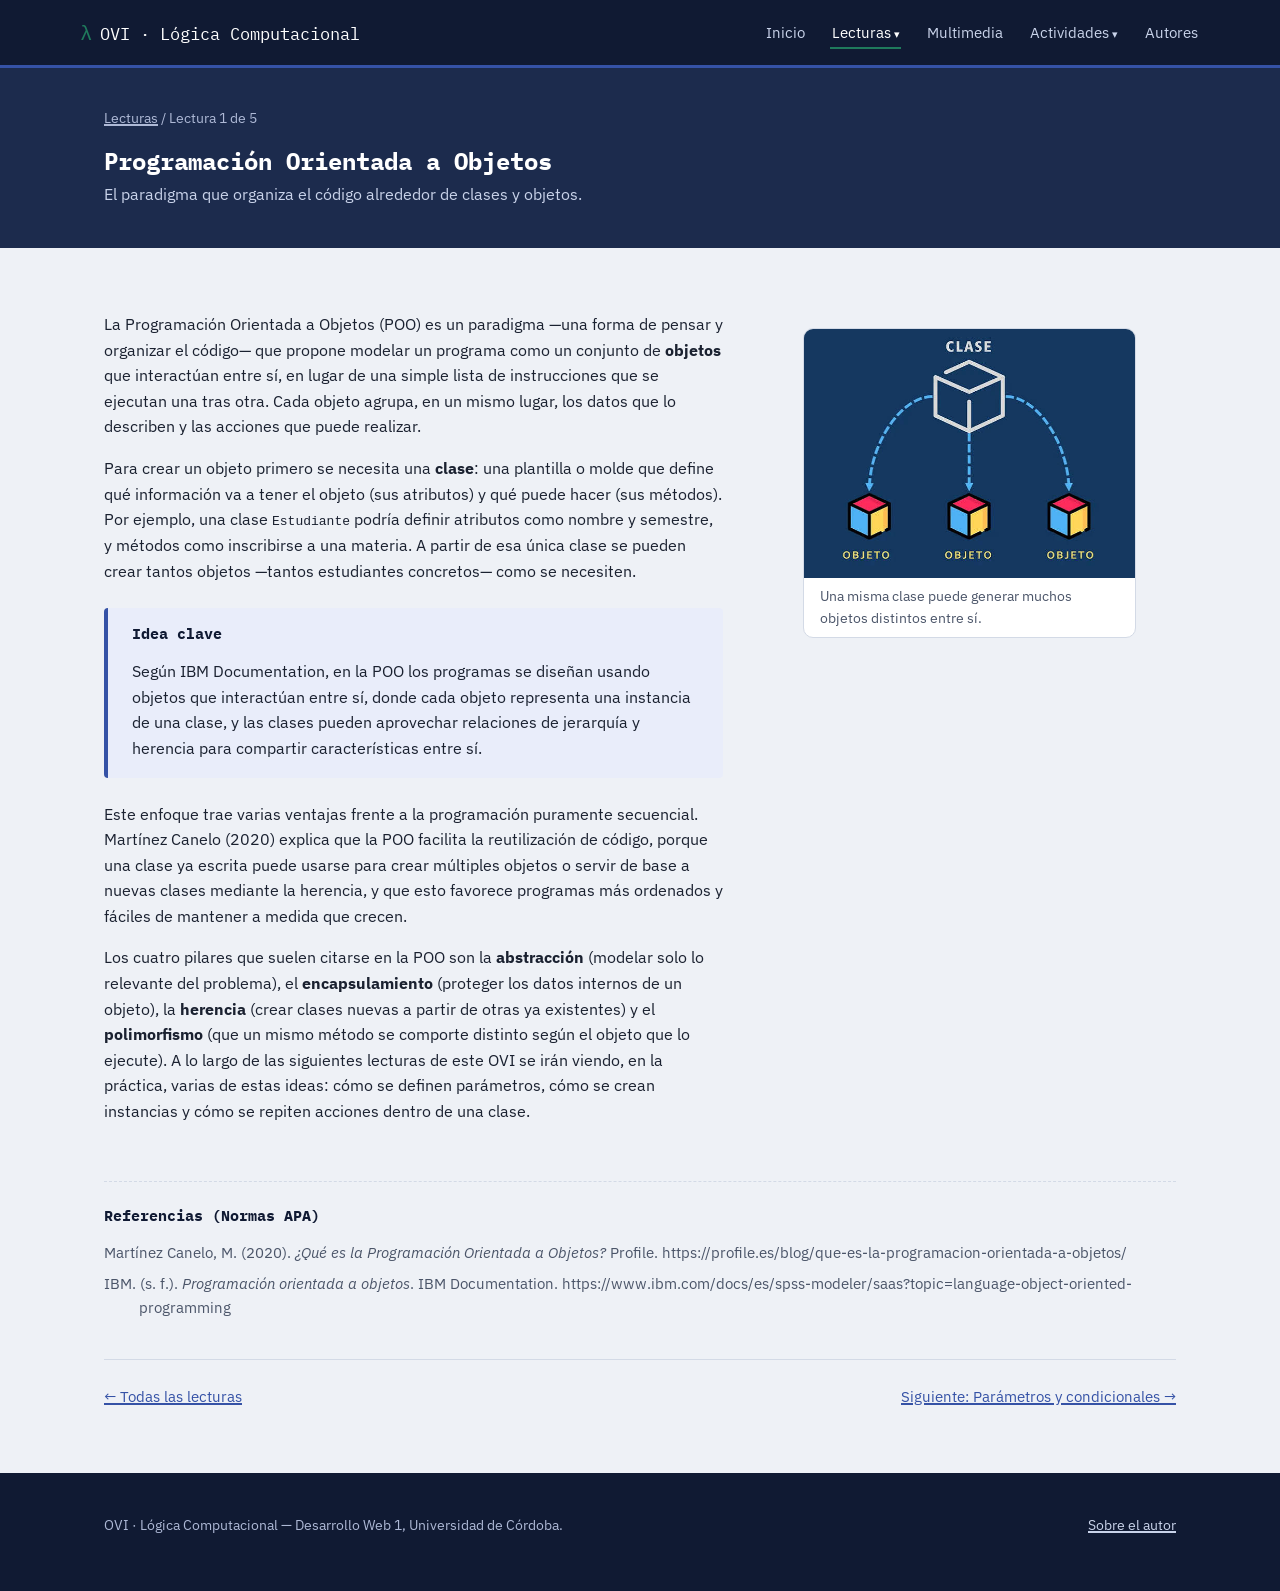
<file: poo.html>
<!DOCTYPE html>
<html lang="es">
<head>
<meta charset="UTF-8">
<meta name="viewport" content="width=device-width, initial-scale=1.0">
<title>Programación Orientada a Objetos · OVI Lógica Computacional</title>
<link rel="preconnect" href="https://fonts.googleapis.com">
<link href="https://fonts.googleapis.com/css2?family=IBM+Plex+Mono:wght@500;600;700&family=IBM+Plex+Sans:wght@400;500;600&display=swap" rel="stylesheet">
<link rel="stylesheet" href="../css/variables.css">
<link rel="stylesheet" href="../css/styles.css">
</head>
<body>

<header class="encabezado">
  <div class="contenedor barra-nav">
    <a class="marca" href="../index.html"><span class="simbolo">λ</span> OVI · Lógica Computacional</a>
    <nav aria-label="Navegación principal">
      <ul class="menu">
        <li><a href="../index.html">Inicio</a></li>
        <li class="tiene-submenu">
          <a href="../index.html" aria-current="page">Lecturas</a>
          <ul class="submenu">
            <li><a href="poo.html">Programación Orientada a Objetos</a></li>
            <li><a href="parametros-condicionales.html">Parámetros y condicionales</a></li>
            <li><a href="clases-instancias.html">Clases e instancias</a></li>
            <li><a href="ciclos.html">Ciclos</a></li>
            <li><a href="tablas-verdad.html">Tablas de verdad</a></li>
          </ul>
        </li>
        <li><a href="../multimedia.html">Multimedia</a></li>
        <li class="tiene-submenu">
          <a href="../actividades.html">Actividades</a>
          <ul class="submenu">
            <li><a href="../actividades.html#verdadero-falso">Verdadero o falso</a></li>
            <li><a href="../actividades.html#autoevaluacion">Autoevaluación paso a paso</a></li>
            <li><a href="../actividades.html#terminos-clave">Términos clave</a></li>
          </ul>
        </li>
        <li><a href="../autores.html">Autores</a></li>
      </ul>
    </nav>
  </div>
</header>

<main>
  <section class="cabecera-lectura">
    <div class="contenedor">
      <p class="migas"><a href="../index.html">Lecturas</a> / Lectura 1 de 5</p>
      <h1>Programación Orientada a Objetos</h1>
      <p class="subtitulo">El paradigma que organiza el código alrededor de clases y objetos.</p>
    </div>
  </section>

  <section class="cuerpo-lectura">
    <div class="contenedor diseño">
      <div>
        <p>La Programación Orientada a Objetos (POO) es un paradigma —una forma de pensar y organizar el código— que propone modelar un programa como un conjunto de <strong>objetos</strong> que interactúan entre sí, en lugar de una simple lista de instrucciones que se ejecutan una tras otra. Cada objeto agrupa, en un mismo lugar, los datos que lo describen y las acciones que puede realizar.</p>

        <p>Para crear un objeto primero se necesita una <strong>clase</strong>: una plantilla o molde que define qué información va a tener el objeto (sus atributos) y qué puede hacer (sus métodos). Por ejemplo, una clase <code>Estudiante</code> podría definir atributos como nombre y semestre, y métodos como inscribirse a una materia. A partir de esa única clase se pueden crear tantos objetos —tantos estudiantes concretos— como se necesiten.</p>

        <div class="recuadro-clave">
          <h4>Idea clave</h4>
          <p style="margin:0;">Según IBM Documentation, en la POO los programas se diseñan usando objetos que interactúan entre sí, donde cada objeto representa una instancia de una clase, y las clases pueden aprovechar relaciones de jerarquía y herencia para compartir características entre sí.</p>
        </div>

        <p>Este enfoque trae varias ventajas frente a la programación puramente secuencial. Martínez Canelo (2020) explica que la POO facilita la reutilización de código, porque una clase ya escrita puede usarse para crear múltiples objetos o servir de base a nuevas clases mediante la herencia, y que esto favorece programas más ordenados y fáciles de mantener a medida que crecen.</p>

        <p>Los cuatro pilares que suelen citarse en la POO son la <strong>abstracción</strong> (modelar solo lo relevante del problema), el <strong>encapsulamiento</strong> (proteger los datos internos de un objeto), la <strong>herencia</strong> (crear clases nuevas a partir de otras ya existentes) y el <strong>polimorfismo</strong> (que un mismo método se comporte distinto según el objeto que lo ejecute). A lo largo de las siguientes lecturas de este OVI se irán viendo, en la práctica, varias de estas ideas: cómo se definen parámetros, cómo se crean instancias y cómo se repiten acciones dentro de una clase.</p>
      </div>

      <aside>
        <figure class="figura">
          <img src="../img/clase-objeto.jpg" alt="Una clase como molde que genera varios objetos independientes">
          <figcaption>Una misma clase puede generar muchos objetos distintos entre sí.</figcaption>
        </figure>
      </aside>
    </div>

    <div class="contenedor">
      <div class="referencias">
        <h4>Referencias (Normas APA)</h4>
        <ul>
          <li>Martínez Canelo, M. (2020). <em>¿Qué es la Programación Orientada a Objetos?</em> Profile. https://profile.es/blog/que-es-la-programacion-orientada-a-objetos/</li>
          <li>IBM. (s. f.). <em>Programación orientada a objetos</em>. IBM Documentation. https://www.ibm.com/docs/es/spss-modeler/saas?topic=language-object-oriented-programming</li>
        </ul>
      </div>

      <div class="navegacion-lecturas">
        <a href="../index.html">← Todas las lecturas</a>
        <a href="parametros-condicionales.html">Siguiente: Parámetros y condicionales →</a>
      </div>
    </div>
  </section>
</main>

<footer class="pie">
  <div class="contenedor">
    <p>OVI · Lógica Computacional — Desarrollo Web 1, Universidad de Córdoba.</p>
    <p><a href="../autores.html">Sobre el autor</a></p>
  </div>
</footer>

</body>
</html>
</file>
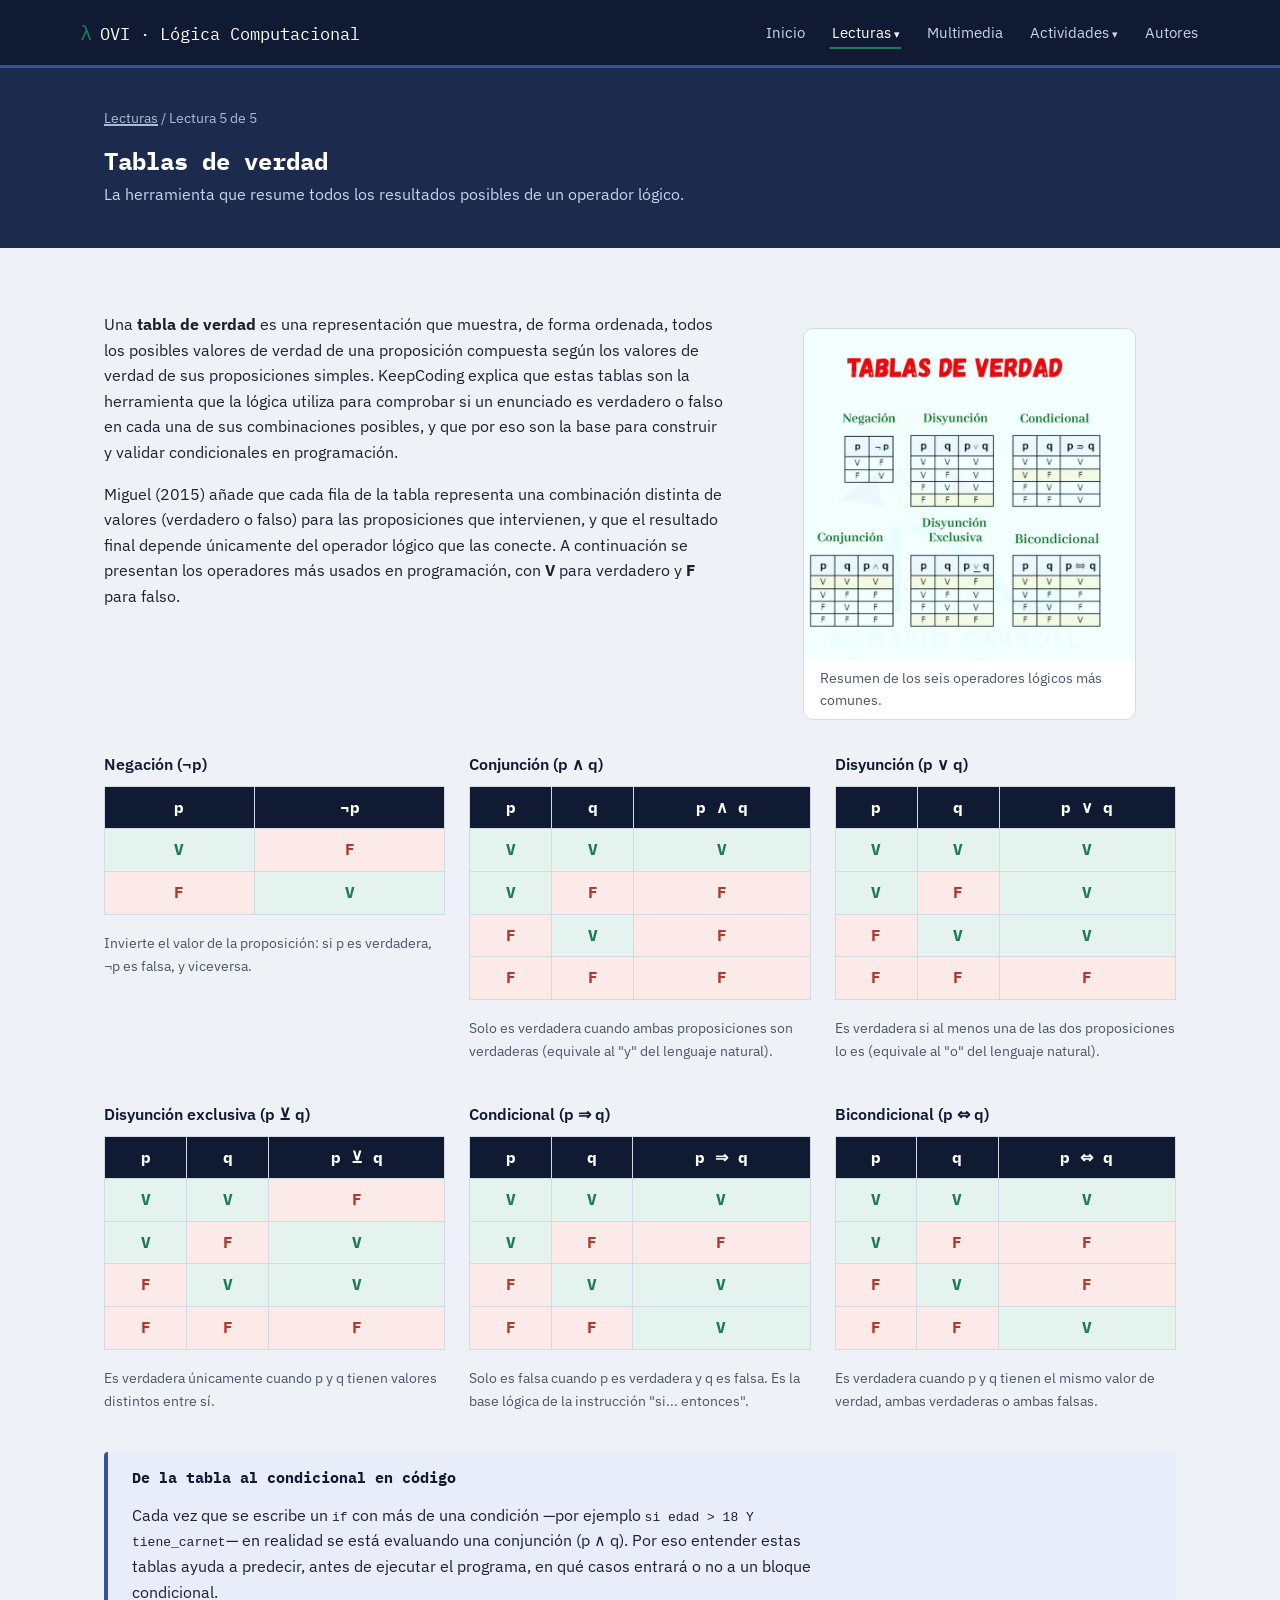
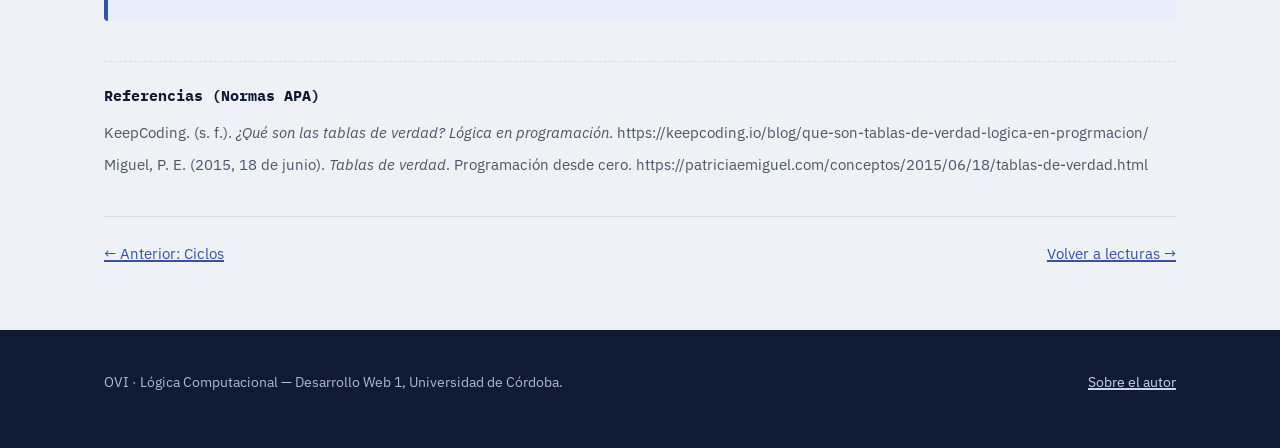
<file: tablas-verdad.html>
<!DOCTYPE html>
<html lang="es">
<head>
<meta charset="UTF-8">
<meta name="viewport" content="width=device-width, initial-scale=1.0">
<title>Tablas de verdad · OVI Lógica Computacional</title>
<link rel="preconnect" href="https://fonts.googleapis.com">
<link href="https://fonts.googleapis.com/css2?family=IBM+Plex+Mono:wght@500;600;700&family=IBM+Plex+Sans:wght@400;500;600&display=swap" rel="stylesheet">
<link rel="stylesheet" href="../css/variables.css">
<link rel="stylesheet" href="../css/styles.css">
</head>
<body>

<header class="encabezado">
  <div class="contenedor barra-nav">
    <a class="marca" href="../index.html"><span class="simbolo">λ</span> OVI · Lógica Computacional</a>
    <nav aria-label="Navegación principal">
      <ul class="menu">
        <li><a href="../index.html">Inicio</a></li>
        <li class="tiene-submenu">
          <a href="../index.html" aria-current="page">Lecturas</a>
          <ul class="submenu">
            <li><a href="poo.html">Programación Orientada a Objetos</a></li>
            <li><a href="parametros-condicionales.html">Parámetros y condicionales</a></li>
            <li><a href="clases-instancias.html">Clases e instancias</a></li>
            <li><a href="ciclos.html">Ciclos</a></li>
            <li><a href="tablas-verdad.html">Tablas de verdad</a></li>
          </ul>
        </li>
        <li><a href="../multimedia.html">Multimedia</a></li>
        <li class="tiene-submenu">
          <a href="../actividades.html">Actividades</a>
          <ul class="submenu">
            <li><a href="../actividades.html#verdadero-falso">Verdadero o falso</a></li>
            <li><a href="../actividades.html#autoevaluacion">Autoevaluación paso a paso</a></li>
            <li><a href="../actividades.html#terminos-clave">Términos clave</a></li>
          </ul>
        </li>
        <li><a href="../autores.html">Autores</a></li>
      </ul>
    </nav>
  </div>
</header>

<main>
  <section class="cabecera-lectura">
    <div class="contenedor">
      <p class="migas"><a href="../index.html">Lecturas</a> / Lectura 5 de 5</p>
      <h1>Tablas de verdad</h1>
      <p class="subtitulo">La herramienta que resume todos los resultados posibles de un operador lógico.</p>
    </div>
  </section>

  <section class="cuerpo-lectura">
    <div class="contenedor diseño">
      <div>
        <p>Una <strong>tabla de verdad</strong> es una representación que muestra, de forma ordenada, todos los posibles valores de verdad de una proposición compuesta según los valores de verdad de sus proposiciones simples. KeepCoding explica que estas tablas son la herramienta que la lógica utiliza para comprobar si un enunciado es verdadero o falso en cada una de sus combinaciones posibles, y que por eso son la base para construir y validar condicionales en programación.</p>
        <p>Miguel (2015) añade que cada fila de la tabla representa una combinación distinta de valores (verdadero o falso) para las proposiciones que intervienen, y que el resultado final depende únicamente del operador lógico que las conecte. A continuación se presentan los operadores más usados en programación, con <strong>V</strong> para verdadero y <strong>F</strong> para falso.</p>
      </div>
      <aside>
        <figure class="figura">
          <img src="../img/tablas-verdad.jpeg" alt="Resumen visual de las tablas de verdad: negación, disyunción, condicional, conjunción, disyunción exclusiva y bicondicional">
          <figcaption>Resumen de los seis operadores lógicos más comunes.</figcaption>
        </figure>
      </aside>
    </div>

    <div class="contenedor">
      <div class="rejilla rejilla-3" style="margin-top: var(--space-2);">

        <div>
          <table class="tabla-verdad">
            <caption>Negación (¬p)</caption>
            <thead><tr><th>p</th><th>¬p</th></tr></thead>
            <tbody>
              <tr><td class="v">V</td><td class="f">F</td></tr>
              <tr><td class="f">F</td><td class="v">V</td></tr>
            </tbody>
          </table>
          <p style="font-size:0.9rem; color:var(--ink-soft);">Invierte el valor de la proposición: si p es verdadera, ¬p es falsa, y viceversa.</p>
        </div>

        <div>
          <table class="tabla-verdad">
            <caption>Conjunción (p ∧ q)</caption>
            <thead><tr><th>p</th><th>q</th><th>p ∧ q</th></tr></thead>
            <tbody>
              <tr><td class="v">V</td><td class="v">V</td><td class="v">V</td></tr>
              <tr><td class="v">V</td><td class="f">F</td><td class="f">F</td></tr>
              <tr><td class="f">F</td><td class="v">V</td><td class="f">F</td></tr>
              <tr><td class="f">F</td><td class="f">F</td><td class="f">F</td></tr>
            </tbody>
          </table>
          <p style="font-size:0.9rem; color:var(--ink-soft);">Solo es verdadera cuando ambas proposiciones son verdaderas (equivale al "y" del lenguaje natural).</p>
        </div>

        <div>
          <table class="tabla-verdad">
            <caption>Disyunción (p ∨ q)</caption>
            <thead><tr><th>p</th><th>q</th><th>p ∨ q</th></tr></thead>
            <tbody>
              <tr><td class="v">V</td><td class="v">V</td><td class="v">V</td></tr>
              <tr><td class="v">V</td><td class="f">F</td><td class="v">V</td></tr>
              <tr><td class="f">F</td><td class="v">V</td><td class="v">V</td></tr>
              <tr><td class="f">F</td><td class="f">F</td><td class="f">F</td></tr>
            </tbody>
          </table>
          <p style="font-size:0.9rem; color:var(--ink-soft);">Es verdadera si al menos una de las dos proposiciones lo es (equivale al "o" del lenguaje natural).</p>
        </div>

        <div>
          <table class="tabla-verdad">
            <caption>Disyunción exclusiva (p ⊻ q)</caption>
            <thead><tr><th>p</th><th>q</th><th>p ⊻ q</th></tr></thead>
            <tbody>
              <tr><td class="v">V</td><td class="v">V</td><td class="f">F</td></tr>
              <tr><td class="v">V</td><td class="f">F</td><td class="v">V</td></tr>
              <tr><td class="f">F</td><td class="v">V</td><td class="v">V</td></tr>
              <tr><td class="f">F</td><td class="f">F</td><td class="f">F</td></tr>
            </tbody>
          </table>
          <p style="font-size:0.9rem; color:var(--ink-soft);">Es verdadera únicamente cuando p y q tienen valores distintos entre sí.</p>
        </div>

        <div>
          <table class="tabla-verdad">
            <caption>Condicional (p ⇒ q)</caption>
            <thead><tr><th>p</th><th>q</th><th>p ⇒ q</th></tr></thead>
            <tbody>
              <tr><td class="v">V</td><td class="v">V</td><td class="v">V</td></tr>
              <tr><td class="v">V</td><td class="f">F</td><td class="f">F</td></tr>
              <tr><td class="f">F</td><td class="v">V</td><td class="v">V</td></tr>
              <tr><td class="f">F</td><td class="f">F</td><td class="v">V</td></tr>
            </tbody>
          </table>
          <p style="font-size:0.9rem; color:var(--ink-soft);">Solo es falsa cuando p es verdadera y q es falsa. Es la base lógica de la instrucción "si... entonces".</p>
        </div>

        <div>
          <table class="tabla-verdad">
            <caption>Bicondicional (p ⇔ q)</caption>
            <thead><tr><th>p</th><th>q</th><th>p ⇔ q</th></tr></thead>
            <tbody>
              <tr><td class="v">V</td><td class="v">V</td><td class="v">V</td></tr>
              <tr><td class="v">V</td><td class="f">F</td><td class="f">F</td></tr>
              <tr><td class="f">F</td><td class="v">V</td><td class="f">F</td></tr>
              <tr><td class="f">F</td><td class="f">F</td><td class="v">V</td></tr>
            </tbody>
          </table>
          <p style="font-size:0.9rem; color:var(--ink-soft);">Es verdadera cuando p y q tienen el mismo valor de verdad, ambas verdaderas o ambas falsas.</p>
        </div>

      </div>

      <div class="recuadro-clave">
        <h4>De la tabla al condicional en código</h4>
        <p style="margin:0;">Cada vez que se escribe un <code>if</code> con más de una condición —por ejemplo <code>si edad &gt; 18 Y tiene_carnet</code>— en realidad se está evaluando una conjunción (p ∧ q). Por eso entender estas tablas ayuda a predecir, antes de ejecutar el programa, en qué casos entrará o no a un bloque condicional.</p>
      </div>

      <div class="referencias">
        <h4>Referencias (Normas APA)</h4>
        <ul>
          <li>KeepCoding. (s. f.). <em>¿Qué son las tablas de verdad? Lógica en programación</em>. https://keepcoding.io/blog/que-son-tablas-de-verdad-logica-en-progrmacion/</li>
          <li>Miguel, P. E. (2015, 18 de junio). <em>Tablas de verdad</em>. Programación desde cero. https://patriciaemiguel.com/conceptos/2015/06/18/tablas-de-verdad.html</li>
        </ul>
      </div>

      <div class="navegacion-lecturas">
        <a href="ciclos.html">← Anterior: Ciclos</a>
        <a href="../index.html">Volver a lecturas →</a>
      </div>
    </div>
  </section>
</main>

<footer class="pie">
  <div class="contenedor">
    <p>OVI · Lógica Computacional — Desarrollo Web 1, Universidad de Córdoba.</p>
    <p><a href="../autores.html">Sobre el autor</a></p>
  </div>
</footer>

</body>
</html>
</file>
<file: css/variables.css>
/* =========================================================
   VARIABLES.CSS — Tokens de diseño del OVI de Lógica Computacional
   ========================================================= */
:root{
  /* Color base */
  --bg:            #EEF1F6;
  --bg-soft:       #E3E8F0;
  --surface:       #FFFFFF;
  --border:        #D3DAE6;
  --ink:           #1A2130;
  --ink-soft:      #4B5569;

  /* Identidad: navy de "circuito" + dos polos lógicos */
  --navy:          #101A33;
  --navy-soft:     #1C2B4D;
  --indigo:        #3552A6;
  --indigo-soft:   #E9EDFA;
  --verdadero:     #1F7A5C;
  --verdadero-bg:  #E4F3ED;
  --falso:         #B03A2E;
  --falso-bg:      #FBEAE7;

  /* Tipografía */
  --font-display: 'IBM Plex Mono', 'Courier New', monospace;
  --font-body:    'IBM Plex Sans', 'Segoe UI', sans-serif;

  /* Espaciado */
  --space-1: 0.5rem;
  --space-2: 1rem;
  --space-3: 1.5rem;
  --space-4: 2.5rem;
  --space-5: 4rem;

  /* Forma */
  --radius-s: 4px;
  --radius-m: 10px;
  --max-width: 1120px;
  --border-w: 1px;
}
</file>
<file: css/styles.css>
/* =========================================================
   STYLES.CSS — OVI Lógica Computacional
   Desarrollo Web 1 · Mateo Saez Beleño
   ========================================================= */

/* ---------- Reset básico ---------- */
*, *::before, *::after{ box-sizing: border-box; }
html{ scroll-behavior: smooth; }
body{
  margin: 0;
  background: var(--bg);
  color: var(--ink);
  font-family: var(--font-body);
  line-height: 1.6;
  -webkit-font-smoothing: antialiased;
}
img{ max-width: 100%; display: block; }
a{ color: var(--indigo); text-decoration-thickness: 1.5px; }
h1, h2, h3, h4{
  font-family: var(--font-display);
  color: var(--navy);
  line-height: 1.25;
  margin: 0 0 var(--space-2);
}
p{ margin: 0 0 var(--space-2); max-width: 68ch; }
ul, ol{ margin: 0 0 var(--space-2); padding-left: 1.25rem; }
:focus-visible{ outline: 3px solid var(--indigo); outline-offset: 2px; }
@media (prefers-reduced-motion: reduce){
  *{ animation-duration: 0.001ms !important; transition-duration: 0.001ms !important; }
  html{ scroll-behavior: auto; }
}

.contenedor{
  max-width: var(--max-width);
  margin: 0 auto;
  padding: 0 var(--space-3);
}

/* ---------- Encabezado / navegación ---------- */
.encabezado{
  background: var(--navy);
  border-bottom: 3px solid var(--indigo);
}
.barra-nav{
  display: flex;
  align-items: center;
  justify-content: space-between;
  flex-wrap: wrap;
  gap: var(--space-2);
  padding: var(--space-2) 0;
}
.marca{
  display: flex;
  align-items: baseline;
  gap: 0.5rem;
  font-family: var(--font-display);
  color: #fff;
  text-decoration: none;
  font-size: 1.05rem;
}
.marca .simbolo{ color: var(--verdadero); font-size: 1.3rem; }
.marca:hover{ color: #fff; }

.menu{
  list-style: none;
  display: flex;
  flex-wrap: wrap;
  gap: var(--space-1) var(--space-3);
  margin: 0;
  padding: 0;
}
.menu a{
  color: #C9D3EA;
  text-decoration: none;
  font-size: 0.95rem;
  padding: 0.35rem 0.1rem;
  border-bottom: 2px solid transparent;
}
.menu a:hover,
.menu a[aria-current="page"]{
  color: #fff;
  border-bottom-color: var(--verdadero);
}

/* Submenú desplegable (solo CSS, sin JS) */
.menu li.tiene-submenu{ position: relative; }
.menu li.tiene-submenu > a::after{ content: " ▾"; font-size: 0.7em; }
.submenu{
  display: none;
  position: absolute;
  top: 100%;
  left: 0;
  min-width: 240px;
  margin: 0;
  padding: 0.4rem 0;
  list-style: none;
  background: var(--navy-soft);
  border: 1px solid rgba(255,255,255,0.15);
  border-top: 3px solid var(--verdadero);
  border-radius: 0 0 var(--radius-s) var(--radius-s);
  z-index: 30;
}
.menu li.tiene-submenu:hover .submenu,
.menu li.tiene-submenu:focus-within .submenu{ display: block; }
.submenu li a{
  display: block;
  padding: 0.55rem 1rem;
  color: #C9D3EA;
  font-size: 0.88rem;
  border-bottom: none;
}
.submenu li a:hover,
.submenu li a:focus-visible{ background: rgba(255,255,255,0.08); color: #fff; }
@media (max-width: 600px){
  .submenu{
    position: static;
    background: transparent;
    border: none;
    padding-left: var(--space-2);
  }
}

/* ---------- Hero (portada) ---------- */
.hero{
  background: linear-gradient(180deg, var(--navy) 0%, var(--navy-soft) 100%);
  color: #fff;
  padding: var(--space-5) 0;
}
.hero .contenedor{
  display: grid;
  grid-template-columns: 1.15fr 0.85fr;
  gap: var(--space-4);
  align-items: center;
}
.hero-eyebrow{
  font-family: var(--font-display);
  color: var(--verdadero);
  font-size: 0.85rem;
  letter-spacing: 0.02em;
  margin-bottom: var(--space-1);
}
.hero h1{
  color: #fff;
  font-size: clamp(1.9rem, 3.6vw, 2.8rem);
  max-width: 16ch;
}
.hero p{
  color: #C9D3EA;
  max-width: 46ch;
  font-size: 1.05rem;
}
.hero-acciones{
  display: flex;
  gap: var(--space-2);
  flex-wrap: wrap;
  margin-top: var(--space-3);
}

/* Patrón decorativo de tabla de verdad, hecho solo con CSS */
.patron-logico{
  display: grid;
  grid-template-columns: repeat(4, 1fr);
  gap: 8px;
  font-family: var(--font-display);
}
.patron-logico span{
  display: flex;
  align-items: center;
  justify-content: center;
  aspect-ratio: 1;
  border-radius: var(--radius-s);
  font-weight: 700;
  font-size: 1.1rem;
}
.patron-logico span.v{ background: rgba(31,122,92,0.28); color: #8FE1C4; border: 1px solid rgba(143,225,196,0.4); }
.patron-logico span.f{ background: rgba(176,58,46,0.28); color: #F3B3AA; border: 1px solid rgba(243,179,170,0.4); }

/* ---------- Botones ---------- */
.boton{
  display: inline-block;
  font-family: var(--font-body);
  font-weight: 600;
  padding: 0.7rem 1.3rem;
  border-radius: var(--radius-s);
  text-decoration: none;
  border: 1.5px solid transparent;
}
.boton-primario{ background: var(--verdadero); color: #fff; }
.boton-primario:hover{ background: #185f47; color: #fff; }
.boton-secundario{ background: transparent; color: #fff; border-color: rgba(255,255,255,0.5); }
.boton-secundario:hover{ border-color: #fff; color: #fff; }

/* ---------- Secciones generales ---------- */
.seccion{ padding: var(--space-5) 0; }
.seccion-alt{ background: var(--bg-soft); }
.titulo-seccion{
  display: flex;
  align-items: baseline;
  gap: var(--space-2);
  margin-bottom: var(--space-4);
  flex-wrap: wrap;
}
.titulo-seccion .num{
  font-family: var(--font-display);
  color: var(--indigo);
  font-size: 1rem;
  border: 1px solid var(--indigo);
  border-radius: 999px;
  padding: 0.15rem 0.65rem;
}
.titulo-seccion h2{ margin: 0; font-size: 1.6rem; }
.intro-seccion{ max-width: 62ch; color: var(--ink-soft); }

/* ---------- Tarjetas ---------- */
.rejilla{
  display: grid;
  gap: var(--space-3);
}
.rejilla-3{ grid-template-columns: repeat(3, 1fr); }
.rejilla-2{ grid-template-columns: repeat(2, 1fr); }

.tarjeta{
  background: var(--surface);
  border: 1px solid var(--border);
  border-radius: var(--radius-m);
  padding: var(--space-3);
}
.tarjeta h3{ font-size: 1.05rem; margin-top: 0; }
.tarjeta .etiqueta{
  display: inline-block;
  font-family: var(--font-display);
  font-size: 0.72rem;
  color: var(--indigo);
  background: var(--indigo-soft);
  padding: 0.15rem 0.5rem;
  border-radius: var(--radius-s);
  margin-bottom: var(--space-1);
}

/* Tarjeta de lectura (con imagen) */
.tarjeta-lectura{
  display: flex;
  flex-direction: column;
  overflow: hidden;
  padding: 0;
}
.tarjeta-lectura img{ width: 100%; height: 170px; object-fit: cover; border-bottom: 1px solid var(--border); }
.tarjeta-lectura .cuerpo{ padding: var(--space-3); }
.tarjeta-lectura a.enlace-lectura{
  font-weight: 600;
  text-decoration: none;
}
.tarjeta-lectura a.enlace-lectura::after{ content: " →"; }

/* ---------- Contenido de página de lectura ---------- */
.migas{
  font-size: 0.85rem;
  color: var(--ink-soft);
  margin-bottom: var(--space-2);
}
.migas a{ color: var(--ink-soft); }
.cabecera-lectura{ background: var(--navy-soft); color: #fff; padding: var(--space-4) 0; }
.cabecera-lectura .migas, .cabecera-lectura .migas a{ color: #AEB9D6; }
.cabecera-lectura h1{ color: #fff; margin-bottom: 0.4rem; }
.cabecera-lectura .subtitulo{ color: #C9D3EA; margin: 0; }

.cuerpo-lectura{ padding: var(--space-5) 0; }
.cuerpo-lectura .diseño{
  display: grid;
  grid-template-columns: 1.5fr 1fr;
  gap: var(--space-4);
  align-items: start;
}
.figura{
  border: 1px solid var(--border);
  border-radius: var(--radius-m);
  overflow: hidden;
  background: var(--surface);
}
.figura img{ width: 100%; }
.figura figcaption{
  font-size: 0.85rem;
  color: var(--ink-soft);
  padding: var(--space-1) var(--space-2);
}
.recuadro-clave{
  background: var(--indigo-soft);
  border-left: 4px solid var(--indigo);
  border-radius: var(--radius-s);
  padding: var(--space-2) var(--space-3);
  margin: var(--space-3) 0;
}
.recuadro-clave h4{ margin-top: 0; font-size: 0.95rem; }

.navegacion-lecturas{
  display: flex;
  justify-content: space-between;
  gap: var(--space-2);
  margin-top: var(--space-4);
  padding-top: var(--space-3);
  border-top: 1px solid var(--border);
  font-size: 0.95rem;
}

/* ---------- Referencias APA ---------- */
.referencias{
  margin-top: var(--space-4);
  padding-top: var(--space-3);
  border-top: 1px dashed var(--border);
}
.referencias h4{ font-size: 0.95rem; }
.referencias ul{ list-style: none; padding: 0; }
.referencias li{
  padding-left: 2.2rem;
  text-indent: -2.2rem;
  margin-bottom: var(--space-1);
  font-size: 0.92rem;
  color: var(--ink-soft);
}

/* ---------- Tablas de verdad ---------- */
.tabla-verdad{
  border-collapse: collapse;
  width: 100%;
  max-width: 360px;
  font-family: var(--font-display);
  margin-bottom: var(--space-2);
}
.tabla-verdad caption{
  text-align: left;
  font-family: var(--font-body);
  font-weight: 600;
  margin-bottom: var(--space-1);
  color: var(--navy);
}
.tabla-verdad th, .tabla-verdad td{
  border: 1px solid var(--border);
  padding: 0.5rem 0.8rem;
  text-align: center;
}
.tabla-verdad th{ background: var(--navy); color: #fff; }
.tabla-verdad td.v{ background: var(--verdadero-bg); color: var(--verdadero); font-weight: 700; }
.tabla-verdad td.f{ background: var(--falso-bg); color: var(--falso); font-weight: 700; }

/* ---------- Multimedia ---------- */
.video-envoltorio{
  position: relative;
  width: 100%;
  padding-top: 56.25%;
  border-radius: var(--radius-m);
  overflow: hidden;
  border: 1px solid var(--border);
  background: #000;
}
.video-envoltorio iframe{
  position: absolute; inset: 0; width: 100%; height: 100%; border: 0;
}
.tarjeta-video figcaption{ margin-top: var(--space-1); font-size: 0.92rem; color: var(--ink-soft); }
.lista-serie{
  list-style: none;
  padding: 0;
  margin: 0;
  border: 1px solid var(--border);
  border-radius: var(--radius-m);
  overflow: hidden;
}
.lista-serie li{
  display: flex;
  gap: var(--space-2);
  padding: var(--space-2);
  background: var(--surface);
}
.lista-serie li + li{ border-top: 1px solid var(--border); }
.lista-serie .marcador{
  font-family: var(--font-display);
  color: var(--indigo);
  min-width: 2rem;
}

/* ---------- Actividades interactivas (solo HTML/CSS) ---------- */

/* 1. Cuestionario Verdadero/Falso con radios */
.pregunta{
  border: 1px solid var(--border);
  border-radius: var(--radius-m);
  padding: var(--space-3);
  background: var(--surface);
  margin-bottom: var(--space-3);
}
.pregunta p.enunciado{ font-weight: 600; margin-bottom: var(--space-2); }
.pregunta input[type="radio"]{ margin-right: 0.35rem; cursor: pointer; }
.pregunta label{ margin-right: var(--space-3); cursor: pointer; display: inline-block; margin-bottom: var(--space-1); }
.retro{
  display: none;
  margin-top: var(--space-1);
  padding: 0.6rem 0.8rem;
  border-radius: var(--radius-s);
  font-size: 0.92rem;
}
.retro.correcta{ background: var(--verdadero-bg); color: var(--verdadero); }
.retro.incorrecta{ background: var(--falso-bg); color: var(--falso); }

/* Mostrar la retroalimentación correcta según el radio marcado */
input.opcion-correcta:checked ~ .retro.correcta{ display: block; }
input.opcion-incorrecta:checked ~ .retro.incorrecta{ display: block; }

/* 2. Acordeón de autoevaluación con <details> */
.acordeon details{
  border: 1px solid var(--border);
  border-radius: var(--radius-s);
  padding: 0.8rem 1rem;
  background: var(--surface);
  margin-bottom: 0.6rem;
}
.acordeon summary{
  cursor: pointer;
  font-weight: 600;
  font-family: var(--font-display);
  color: var(--navy);
}
.acordeon details[open] summary{ color: var(--indigo); margin-bottom: 0.5rem; }
.acordeon .respuesta{ color: var(--ink-soft); }

/* 3. Tarjetas de volteo (checkbox hack, sin JS) */
.rejilla-flip{ display: grid; grid-template-columns: repeat(3, 1fr); gap: var(--space-3); }
.flip{ perspective: 1000px; }
.flip input{ position: absolute; opacity: 0; pointer-events: none; }
.flip-etiqueta{ display: block; height: 160px; cursor: pointer; }
.flip-interior{
  position: relative;
  width: 100%; height: 100%;
  transition: transform 0.5s;
  transform-style: preserve-3d;
}
.flip input:checked ~ .flip-etiqueta .flip-interior{ transform: rotateY(180deg); }
.flip-cara{
  position: absolute; inset: 0;
  display: flex; align-items: center; justify-content: center;
  text-align: center;
  padding: var(--space-2);
  border-radius: var(--radius-m);
  backface-visibility: hidden;
  border: 1px solid var(--border);
  font-size: 0.95rem;
}
.flip-frente{ background: var(--navy); color: #fff; font-family: var(--font-display); }
.flip-dorso{ background: var(--verdadero-bg); color: var(--ink); transform: rotateY(180deg); }
.pista-flip{ text-align: center; font-size: 0.85rem; color: var(--ink-soft); margin-top: var(--space-1); }

/* ---------- Autores ---------- */
.tarjeta-autor{
  display: grid;
  grid-template-columns: 200px 1fr;
  gap: var(--space-4);
  align-items: center;
  background: var(--surface);
  border: 1px solid var(--border);
  border-radius: var(--radius-m);
  padding: var(--space-4);
}
.tarjeta-autor img{
  width: 100%;
  aspect-ratio: 1;
  object-fit: cover;
  border-radius: var(--radius-m);
  border: 3px solid var(--navy);
}
.tarjeta-autor .datos p{ margin: 0.25rem 0; }
.tarjeta-autor .rol{ color: var(--indigo); font-family: var(--font-display); font-size: 0.9rem; }

/* ---------- Pie de página ---------- */
.pie{
  background: var(--navy);
  color: #AEB9D6;
  padding: var(--space-4) 0;
  font-size: 0.9rem;
}
.pie .contenedor{
  display: flex;
  justify-content: space-between;
  flex-wrap: wrap;
  gap: var(--space-2);
}
.pie a{ color: #C9D3EA; }

/* ---------- Responsive ---------- */
@media (max-width: 860px){
  .hero .contenedor{ grid-template-columns: 1fr; }
  .patron-logico{ max-width: 260px; }
  .rejilla-3{ grid-template-columns: repeat(2, 1fr); }
  .cuerpo-lectura .diseño{ grid-template-columns: 1fr; }
  .tarjeta-autor{ grid-template-columns: 140px 1fr; padding: var(--space-3); }
}
@media (max-width: 600px){
  .barra-nav{ flex-direction: column; align-items: flex-start; }
  .menu{ gap: var(--space-1) var(--space-2); }
  .rejilla-3, .rejilla-2, .rejilla-flip{ grid-template-columns: 1fr; }
  .tarjeta-autor{ grid-template-columns: 1fr; text-align: center; }
  .tarjeta-autor img{ width: 160px; margin: 0 auto; }
  .opciones{ flex-direction: column; gap: 0.4rem; }
}
</file>
